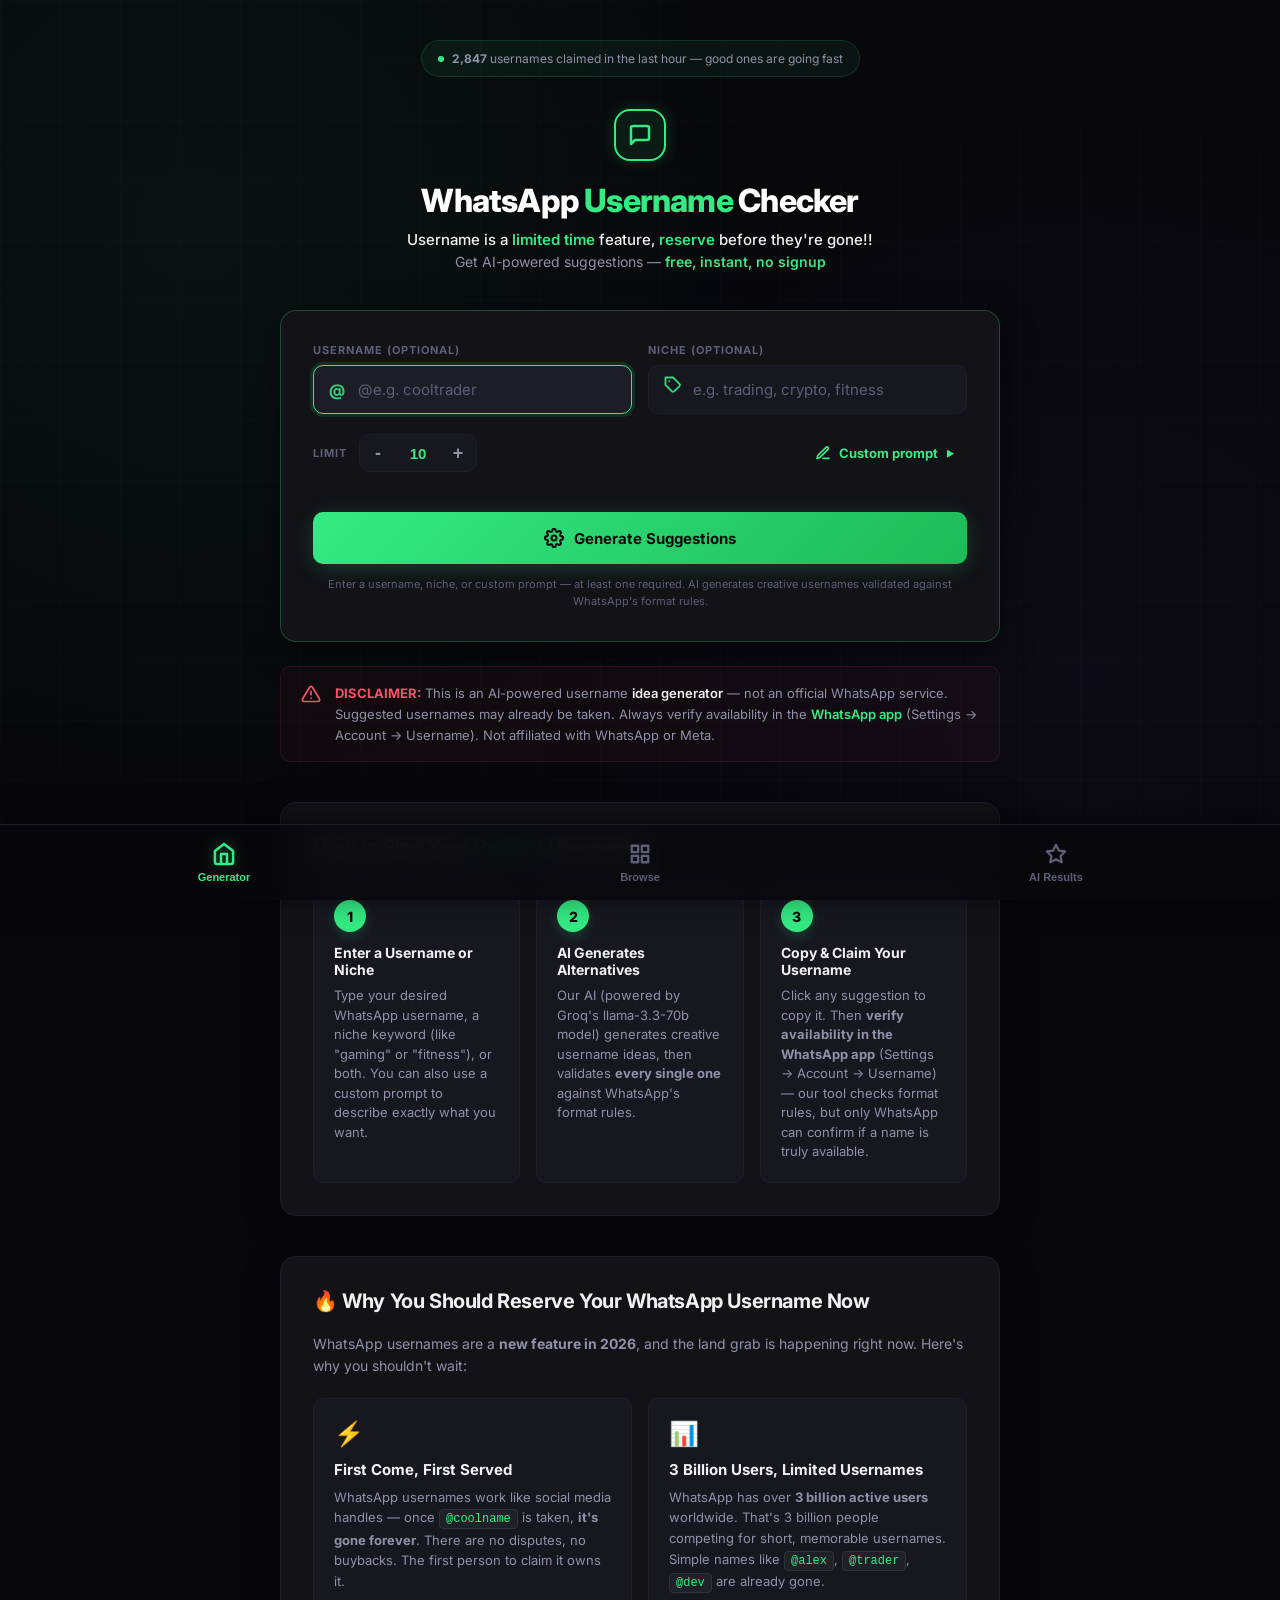
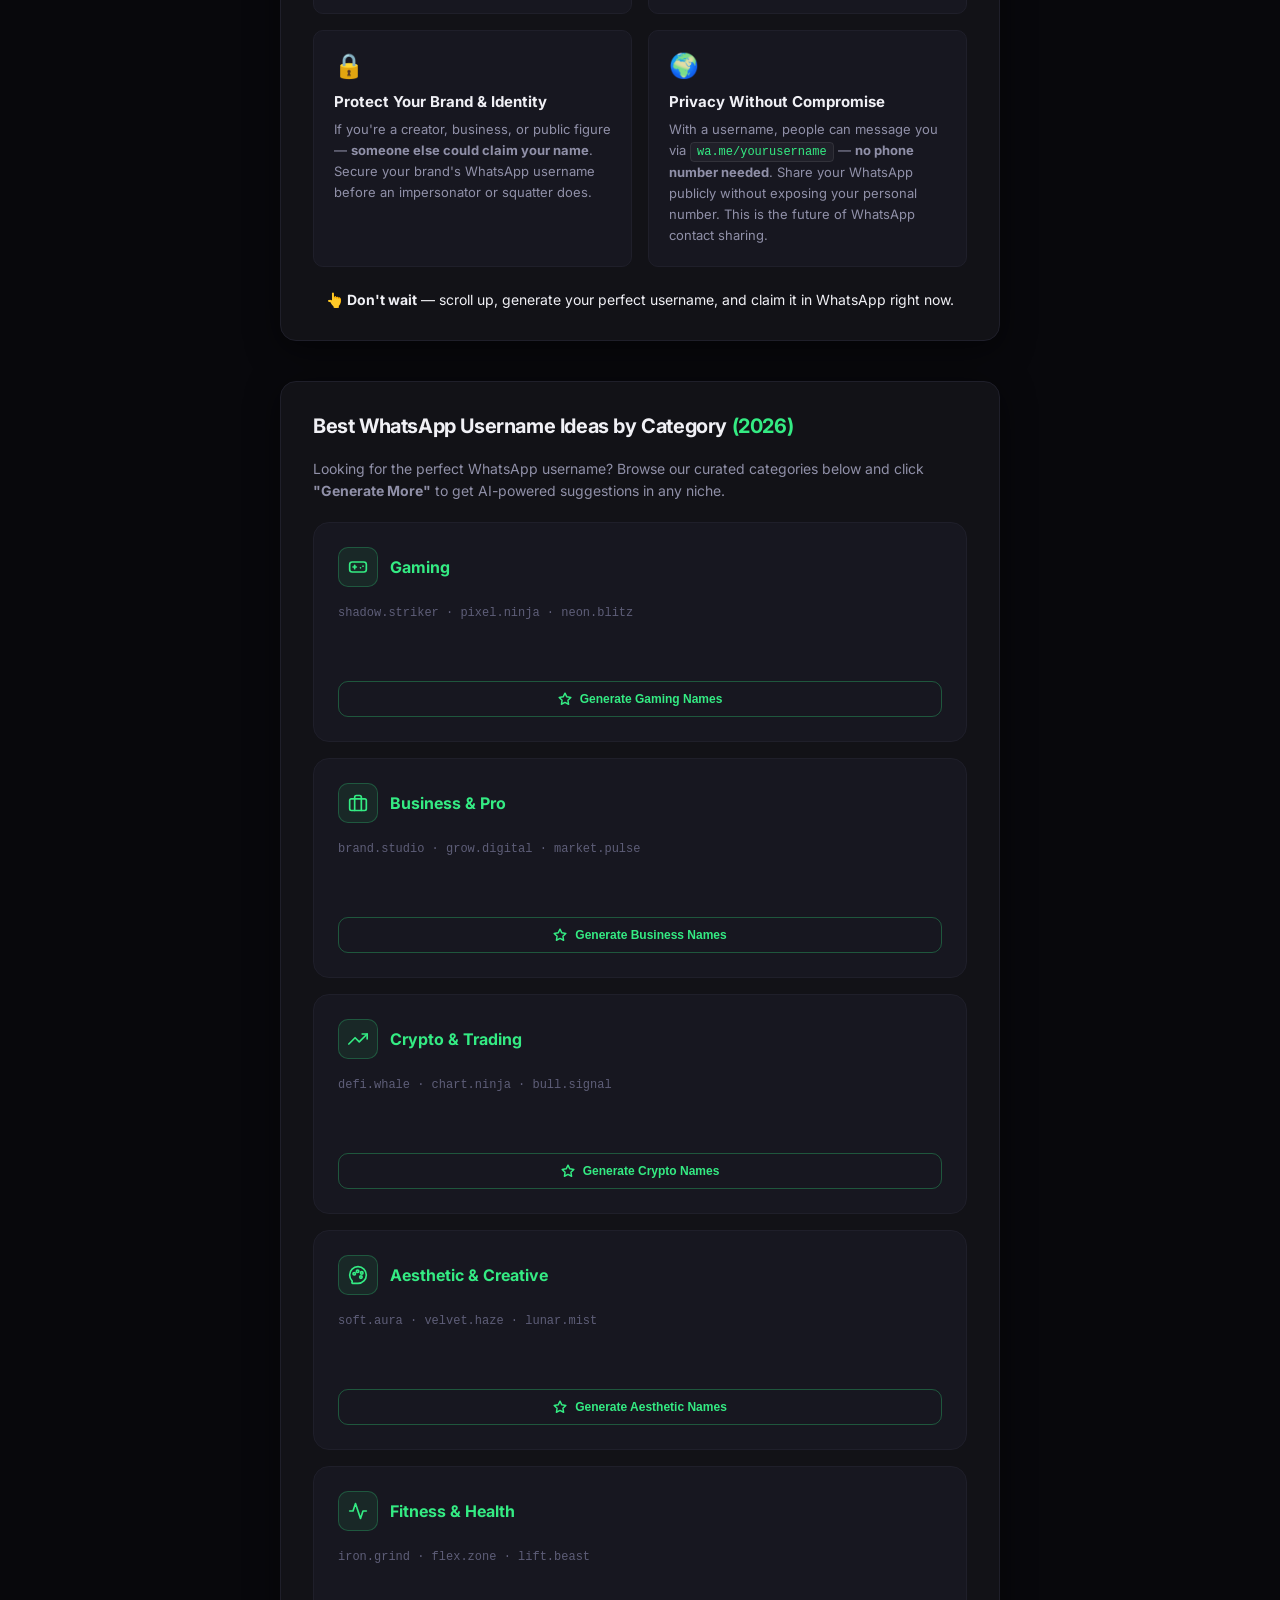
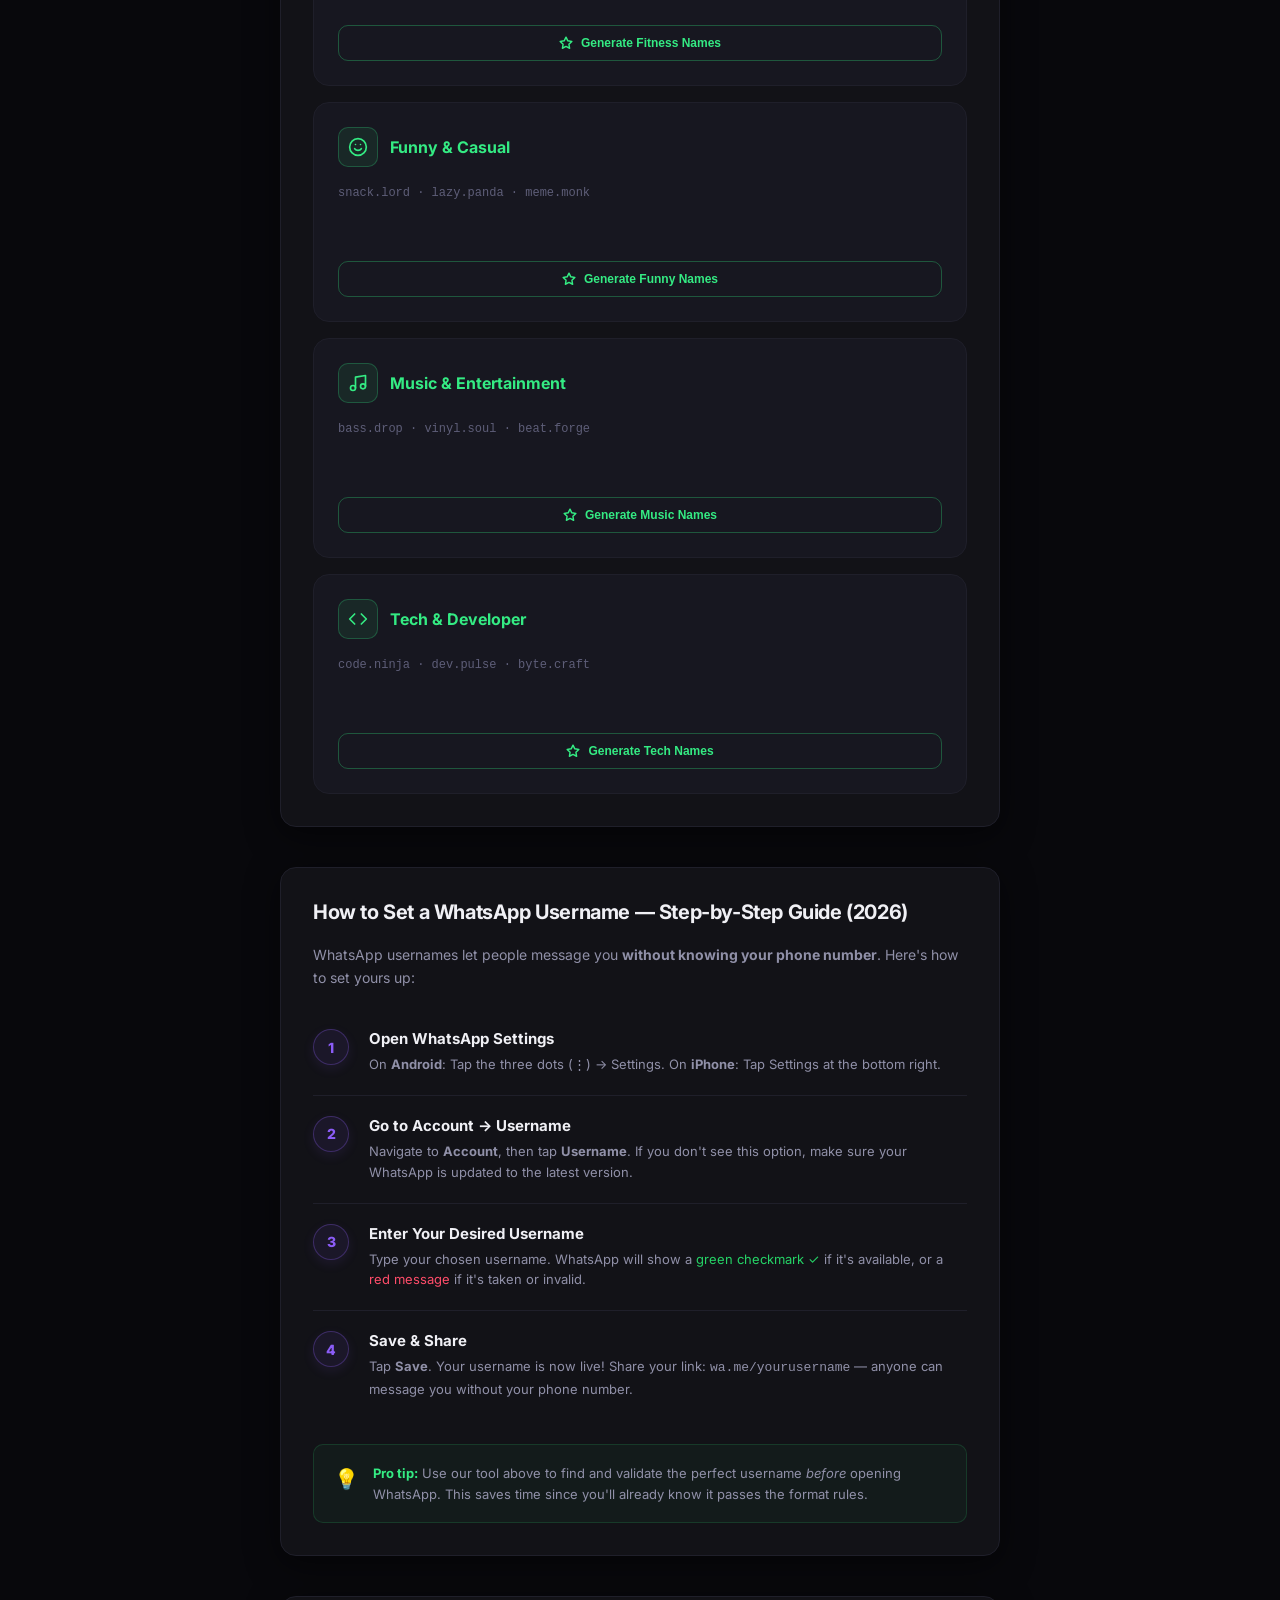
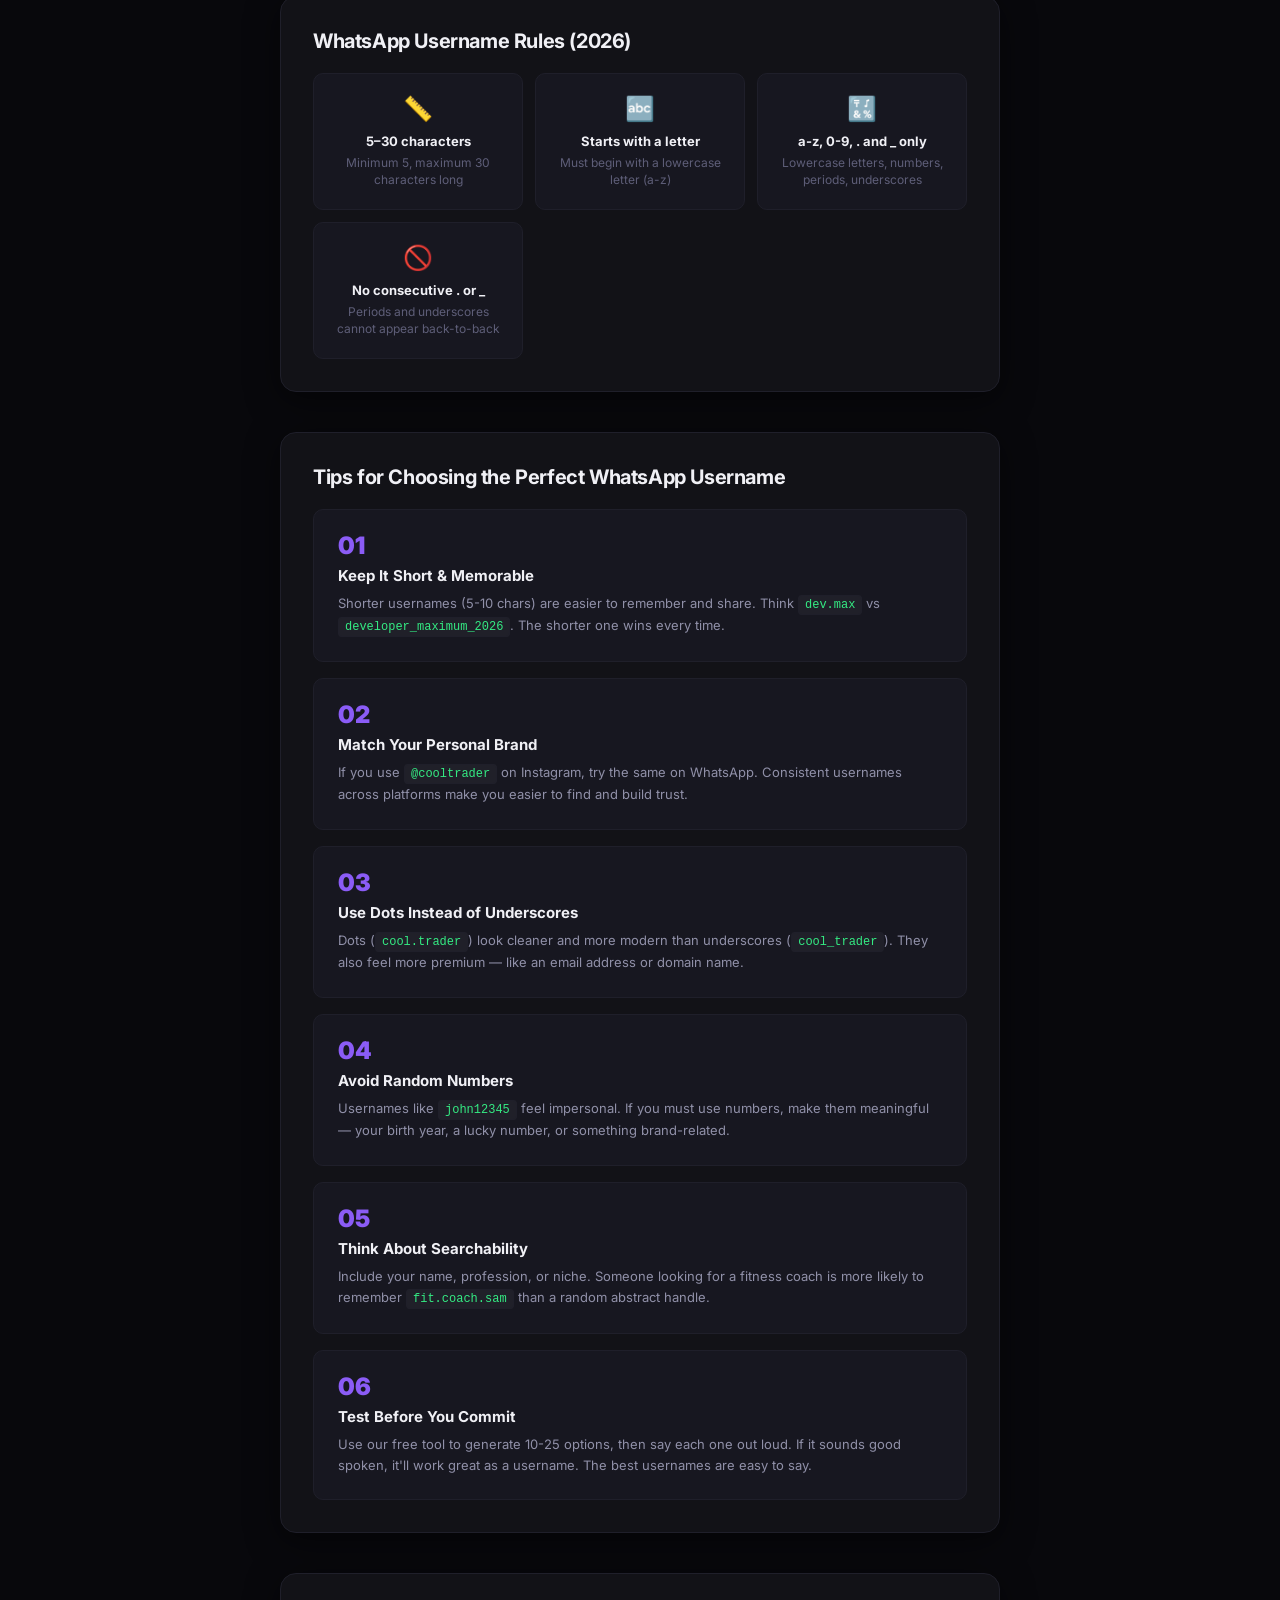
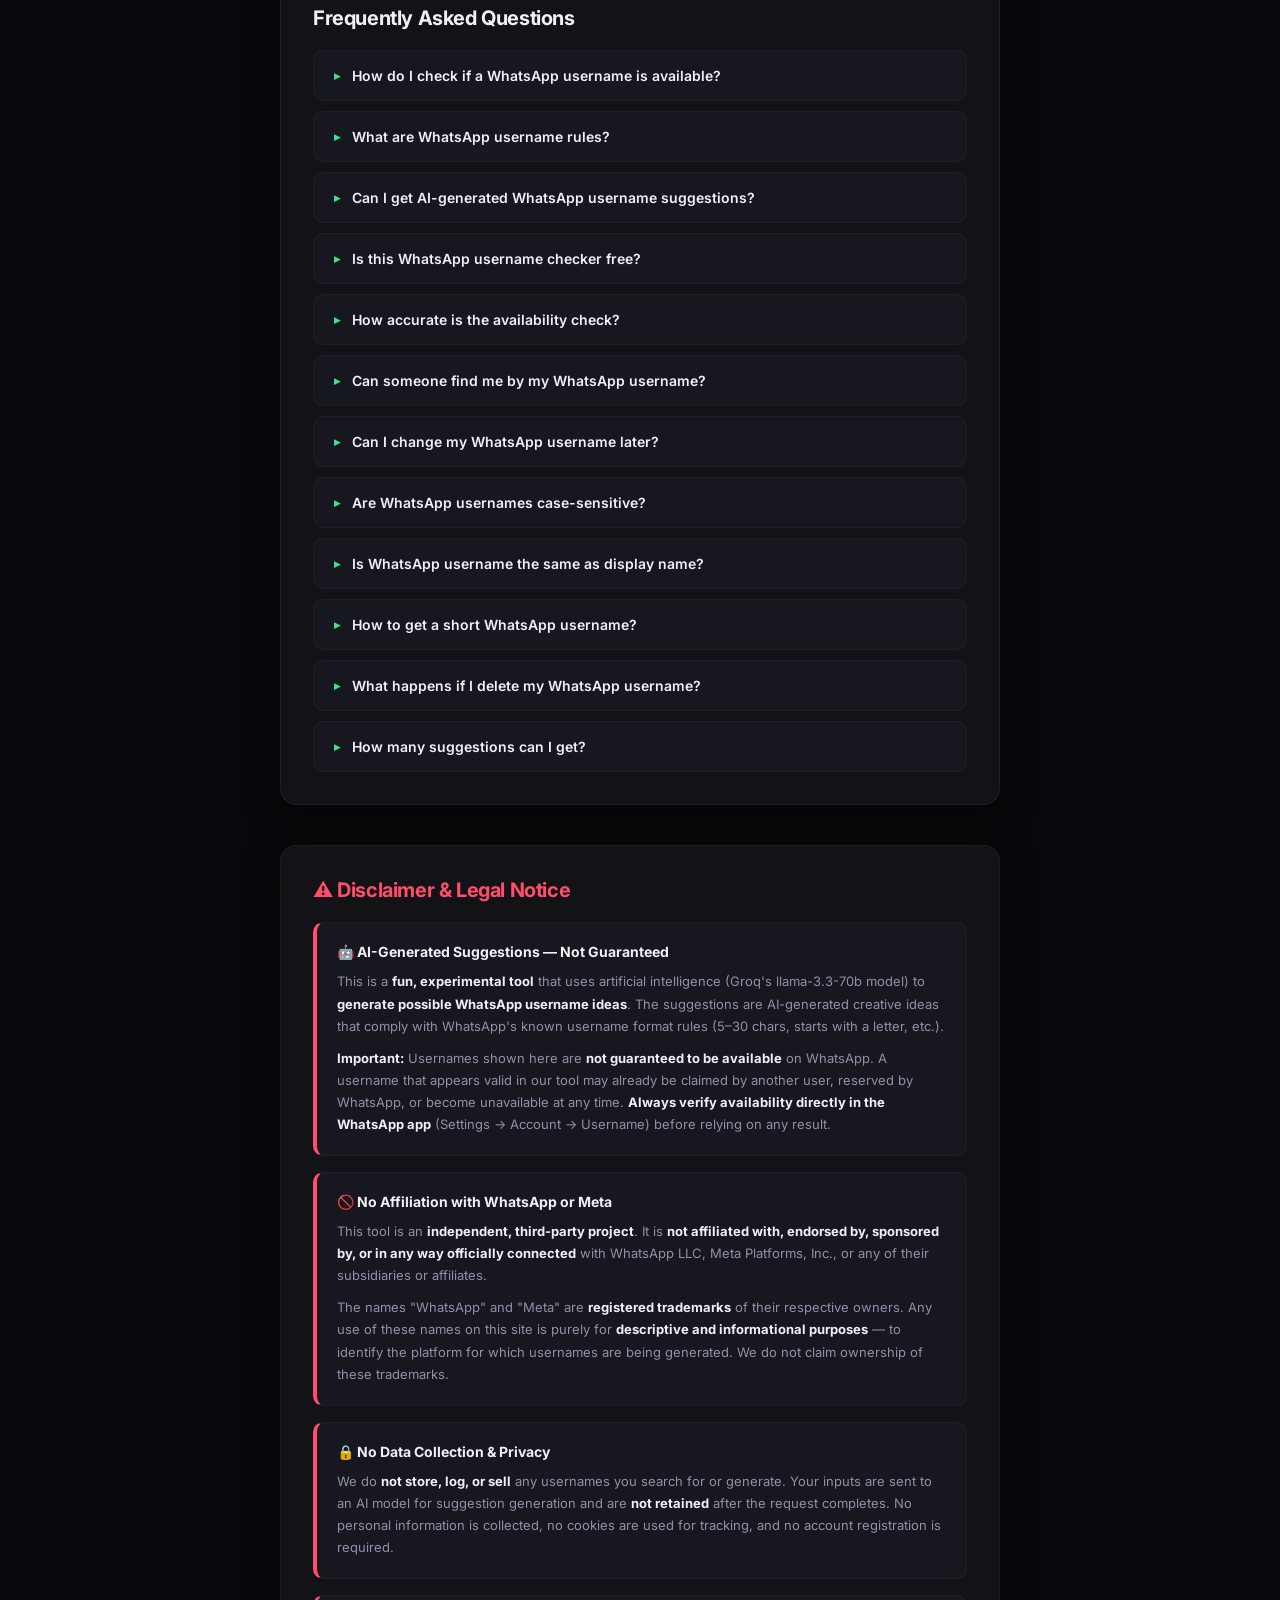
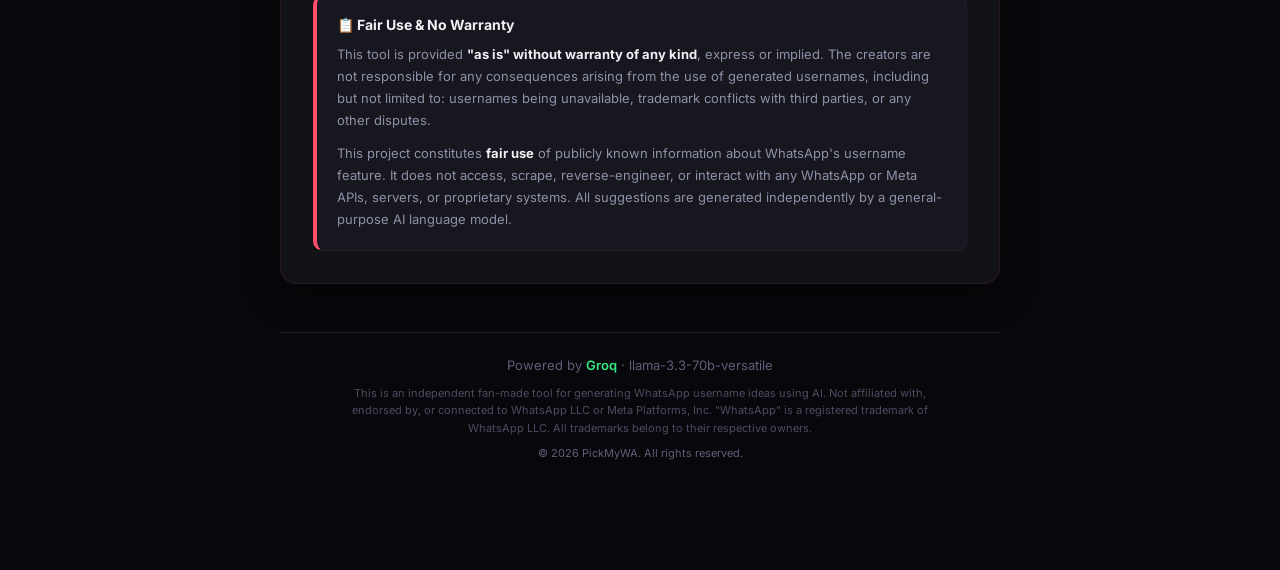
<file: static/index.html>
<!DOCTYPE html>
<html lang="en">

<head>
  <meta charset="UTF-8">
  <meta name="google-site-verification" content="wJw2yCWqJ7shIUDt9zBTDktPwxDSexCWklCpRC5Ib3A" />
  <meta name="msvalidate.01" content="4B49A5FEE0C79776DE9B8334429A2163" />
  <meta name="viewport" content="width=device-width, initial-scale=1.0">

  <!-- Primary SEO -->
  <title>WhatsApp Username Checker — Check Availability & Get AI Suggestions (Free)</title>
  <meta name="description"
    content="Free WhatsApp username checker tool. Instantly check if a WhatsApp username is available and get AI-powered alternative suggestions. Check availability, generate ideas by niche, and find the perfect handle.">
  <meta name="keywords"
    content="whatsapp username checker, check whatsapp username availability, whatsapp username generator, whatsapp username ideas, wa username check, whatsapp handle checker, whatsapp username suggestions, whatsapp username ideas for gaming, cool whatsapp usernames, aesthetic whatsapp username, how to set whatsapp username, whatsapp username 2026, reserve whatsapp username, claim whatsapp username, whatsapp username taken, best whatsapp usernames available, short whatsapp username">
  <meta name="author" content="PickMyWA">
  <meta name="robots" content="index, follow, max-snippet:-1, max-image-preview:large, max-video-preview:-1">
  <link rel="canonical" href="https://pickmywa.onrender.com/">

  <!-- Favicon -->
  <link rel="icon" type="image/png" href="/static/favicon.png">
  <link rel="apple-touch-icon" href="/static/favicon.png">

  <!-- Open Graph (Facebook, LinkedIn, Discord) -->
  <meta property="og:type" content="website">
  <meta property="og:title" content="WhatsApp Username Checker — Free AI-Powered Tool">
  <meta property="og:description"
    content="Check if a WhatsApp username is available and get AI-powered alternative suggestions instantly. Free, fast, and no signup required.">
  <meta property="og:image" content="https://pickmywa.onrender.com/static/og-image.png">
  <meta property="og:image:width" content="1200">
  <meta property="og:image:height" content="630">
  <meta property="og:url" content="https://pickmywa.onrender.com/">
  <meta property="og:site_name" content="PickMyWA — WhatsApp Username Checker">
  <meta property="og:locale" content="en_US">

  <!-- Twitter Card -->
  <meta name="twitter:card" content="summary_large_image">
  <meta name="twitter:title" content="WhatsApp Username Checker — Free AI-Powered Tool">
  <meta name="twitter:description"
    content="Check WhatsApp username availability instantly. AI-powered suggestions included. 100% free.">
  <meta name="twitter:image" content="https://pickmywa.onrender.com/static/og-image.png">



  <!-- Structured Data: WebApplication -->
  <script type="application/ld+json">
  {
    "@context": "https://schema.org",
    "@type": "WebApplication",
    "name": "WhatsApp Username Checker",
    "alternateName": "PickMyWA",
    "description": "Free tool to check WhatsApp username availability and generate AI-powered username suggestions by niche or custom prompt.",
    "url": "https://pickmywa.onrender.com/",
    "applicationCategory": "UtilitiesApplication",
    "operatingSystem": "Web",
    "browserRequirements": "Requires JavaScript",
    "offers": {
      "@type": "Offer",
      "price": "0",
      "priceCurrency": "USD"
    },
    "featureList": [
      "WhatsApp username format validation",
      "AI-powered username suggestions",
      "Niche-based username generation",
      "Custom prompt support",
      "Bulk username checking"
    ]
  }
  </script>

  <!-- Structured Data: HowTo (rich result eligible) -->
  <script type="application/ld+json">
  {
    "@context": "https://schema.org",
    "@type": "HowTo",
    "name": "How to Find Your Perfect WhatsApp Username",
    "description": "Use our free AI-powered tool to generate creative WhatsApp username ideas that comply with WhatsApp's format rules. Always verify actual availability in the WhatsApp app.",
    "totalTime": "PT30S",
    "step": [
      {
        "@type": "HowToStep",
        "position": 1,
        "name": "Enter a Username or Niche",
        "text": "Type your desired WhatsApp username, a niche keyword like gaming or fitness, or use a custom prompt to describe what kind of username you want."
      },
      {
        "@type": "HowToStep",
        "position": 2,
        "name": "Generate AI Suggestions",
        "text": "Click Generate Suggestions. Our AI (Groq llama-3.3-70b) creates creative username ideas validated against WhatsApp's format rules."
      },
      {
        "@type": "HowToStep",
        "position": 3,
        "name": "Copy Your Favorite",
        "text": "Browse the AI-generated suggestions and click any username to copy it. Then verify availability directly in the WhatsApp app (Settings > Account > Username) — only WhatsApp can confirm if a name is truly available."
      }
    ]
  }
  </script>

  <!-- Structured Data: FAQPage (targets Google "People Also Ask") -->
  <script type="application/ld+json">
  {
    "@context": "https://schema.org",
    "@type": "FAQPage",
    "mainEntity": [
      {
        "@type": "Question",
        "name": "How do I check if a WhatsApp username is available?",
        "acceptedAnswer": {
          "@type": "Answer",
          "text": "Enter your desired username in our free checker tool. It validates the username against WhatsApp's format rules instantly. For the most reliable availability check, also verify directly in the WhatsApp app under Settings > Account > Username."
        }
      },
      {
        "@type": "Question",
        "name": "What are WhatsApp username rules?",
        "acceptedAnswer": {
          "@type": "Answer",
          "text": "WhatsApp usernames must be 5-30 characters long, start with a letter, and can only contain lowercase letters (a-z), numbers (0-9), periods (.), and underscores (_). Consecutive periods or underscores are not allowed."
        }
      },
      {
        "@type": "Question",
        "name": "Can I get AI-generated WhatsApp username suggestions?",
        "acceptedAnswer": {
          "@type": "Answer",
          "text": "Yes! Our tool uses Groq's llama-3.3-70b AI model to generate creative username alternatives based on your input. You can provide a username, a niche (like gaming, crypto, fitness), or even a custom prompt describing what kind of handle you want."
        }
      },
      {
        "@type": "Question",
        "name": "Is this WhatsApp username checker free?",
        "acceptedAnswer": {
          "@type": "Answer",
          "text": "Yes, completely free. No signup, no login, no limits. Just enter a username or niche and get instant results with AI-powered suggestions."
        }
      },
      {
        "@type": "Question",
        "name": "How accurate is the WhatsApp username availability check?",
        "acceptedAnswer": {
          "@type": "Answer",
          "text": "Our tool validates usernames against WhatsApp's official format rules with 100% accuracy. However, WhatsApp does not provide a public API for checking if a specific username is already claimed. We recommend confirming availability directly in the WhatsApp app."
        }
      },
      {
        "@type": "Question",
        "name": "Can someone find me by my WhatsApp username?",
        "acceptedAnswer": {
          "@type": "Answer",
          "text": "Yes, once you set a WhatsApp username, people can find and message you using wa.me/yourusername without needing your phone number. This is one of the key benefits — it lets you share your WhatsApp contact without revealing your personal number."
        }
      },
      {
        "@type": "Question",
        "name": "Can I change my WhatsApp username later?",
        "acceptedAnswer": {
          "@type": "Answer",
          "text": "Yes, you can change your WhatsApp username at any time through Settings > Account > Username. However, once you release a username, someone else could claim it, so choose carefully."
        }
      },
      {
        "@type": "Question",
        "name": "Are WhatsApp usernames case-sensitive?",
        "acceptedAnswer": {
          "@type": "Answer",
          "text": "No, WhatsApp usernames are not case-sensitive. They are always stored in lowercase. Whether someone types @CoolTrader or @cooltrader, it leads to the same account."
        }
      },
      {
        "@type": "Question",
        "name": "Is WhatsApp username the same as display name?",
        "acceptedAnswer": {
          "@type": "Answer",
          "text": "No. Your display name is what your contacts see in chats (can contain any characters, spaces, emojis). Your username is a unique handle (like @cooltrader) that others can use to find you without your phone number. You can set both independently."
        }
      },
      {
        "@type": "Question",
        "name": "How to get a short WhatsApp username?",
        "acceptedAnswer": {
          "@type": "Answer",
          "text": "Short usernames (5-8 characters) are highly competitive. Tips: combine initials with a number (e.g., aj.dev), use abbreviations (e.g., nft.og), or try niche-specific short words. Our AI generator can help — just set a custom prompt like 'short 5-6 character usernames' to get creative short options."
        }
      },
      {
        "@type": "Question",
        "name": "What happens if I delete my WhatsApp username?",
        "acceptedAnswer": {
          "@type": "Answer",
          "text": "When you delete your WhatsApp username, the wa.me/username link stops working and people can no longer find you by that handle. The username becomes available for others to claim. You can always set a new username later."
        }
      }
    ]
  }
  </script>

  <!-- Performance & Mobile -->
  <meta name="theme-color" content="#0a0a0f">
  <link rel="alternate" hreflang="en" href="https://pickmywa.onrender.com/">

  <!-- DNS Prefetch & Preconnect -->
  <link rel="dns-prefetch" href="https://fonts.googleapis.com">
  <link rel="dns-prefetch" href="https://fonts.gstatic.com">
  <link rel="preconnect" href="https://fonts.googleapis.com">
  <link rel="preconnect" href="https://fonts.gstatic.com" crossorigin>
  <link rel="preload" href="/static/style.css" as="style">
  <link href="https://fonts.googleapis.com/css2?family=Inter:wght@300;400;500;600;700;800;900&display=swap"
    rel="stylesheet">
  <link rel="stylesheet" href="/static/style.css">
</head>

<body>

  <div class="bg-grid"></div>

  <main class="container">
    <!-- Urgency Ticker -->
    <div class="urgency-ticker">
      <span class="ticker-dot"></span>
      <span><strong id="claim-counter">2,847</strong> usernames claimed in the last hour — good ones are going
        fast</span>
    </div>

    <!-- Hero / Header -->
    <header class="header" id="generator-section">
      <div class="logo">
        <div class="logo-box">
          <svg class="logo-svg" viewBox="0 0 24 24" fill="none" stroke="currentColor" stroke-width="2.5" stroke-linecap="round" stroke-linejoin="round">
            <path d="M21 15a2 2 0 0 1-2 2H7l-4 4V5a2 2 0 0 1 2-2h14a2 2 0 0 1 2 2z"></path>
          </svg>
        </div>
      </div>
      <h1>WhatsApp <span class="text-highlight">Username</span> Checker</h1>
      <p class="sub-one">Username is a <span class="highlight-green">limited time</span> feature, <span class="highlight-green">reserve</span> before they're gone!!</p>
      <p class="sub-two">Get AI-powered suggestions — <span class="highlight-green">free, instant, no signup</span></p>
    </header>

    <!-- Tool Section -->
    <section class="search-card" aria-label="Username checker tool">
      <div class="input-row">
        <div class="input-group">
          <label for="username-input">USERNAME (OPTIONAL)</label>
          <span class="input-icon">@</span>
          <input type="text" id="username-input" placeholder="@e.g. cooltrader" autocomplete="off" spellcheck="false" autofocus>
        </div>
        <div class="input-group">
          <label for="niche-input">NICHE (OPTIONAL)</label>
          <span class="input-icon">
            <svg class="niche-svg-icon" viewBox="0 0 24 24" fill="none" stroke="currentColor" stroke-width="2.5" stroke-linecap="round" stroke-linejoin="round">
              <path d="M20.59 13.41l-7.17 7.17a2 2 0 0 1-2.83 0L2 12V2h10l8.59 8.59a2 2 0 0 1 0 2.82z"></path>
              <line x1="7" y1="7" x2="7.01" y2="7"></line>
            </svg>
          </span>
          <input type="text" id="niche-input" placeholder="e.g. trading, crypto, fitness" autocomplete="off">
        </div>
      </div>

      <div class="options-row">
        <div class="limit-wrapper">
          <label>LIMIT</label>
          <div class="stepper">
            <button type="button" class="stepper-btn minus" onclick="stepLimit(-1)">-</button>
            <input type="number" id="limit-input" value="10" min="1" max="25" step="1" readonly>
            <button type="button" class="stepper-btn plus" onclick="stepLimit(1)">+</button>
          </div>
        </div>
        <button type="button" class="prompt-toggle-btn" id="prompt-toggle" onclick="togglePrompt()">
          <svg class="prompt-icon" viewBox="0 0 24 24" fill="none" stroke="currentColor" stroke-width="2.5" stroke-linecap="round" stroke-linejoin="round">
            <path d="M12 20h9"></path>
            <path d="M16.5 3.5a2.121 2.121 0 0 1 3 3L7 19l-4 1 1-4L16.5 3.5z"></path>
          </svg>
          <span>Custom prompt</span>
          <span class="arrow">▶</span>
        </button>
      </div>

      <div class="prompt-box" id="prompt-box">
        <textarea id="prompt-input"
          placeholder="e.g. I want short gaming usernames with numbers, football related, dark aesthetic..."
          rows="2"></textarea>
      </div>

      <button class="btn" id="check-btn" onclick="doCheck()">
        <svg class="btn-icon" viewBox="0 0 24 24" fill="none" stroke="currentColor" stroke-width="2.5" stroke-linecap="round" stroke-linejoin="round">
          <circle cx="12" cy="12" r="3"></circle>
          <path d="M19.4 15a1.65 1.65 0 0 0 .33 1.82l.06.06a2 2 0 1 1-2.83 2.83l-.06-.06a1.65 1.65 0 0 0-1.82-.33 1.65 1.65 0 0 0-1 1.51V21a2 2 0 0 1-4 0v-.09A1.65 1.65 0 0 0 9 19.4a1.65 1.65 0 0 0-1.82.33l-.06.06a2 2 0 1 1-2.83-2.83l.06-.06a1.65 1.65 0 0 0 .33-1.82 1.65 1.65 0 0 0-1.51-1H3a2 2 0 0 1 0-4h.09A1.65 1.65 0 0 0 4.6 9a1.65 1.65 0 0 0-.33-1.82l-.06-.06a2 2 0 1 1 2.83-2.83l.06.06a1.65 1.65 0 0 0 1.82.33H9a1.65 1.65 0 0 0 1-1.51V3a2 2 0 0 1 4 0v.09a1.65 1.65 0 0 0 1 1.51 1.65 1.65 0 0 0 1.82-.33l.06-.06a2 2 0 1 1 2.83 2.83l-.06.06a1.65 1.65 0 0 0-.33 1.82V9a1.65 1.65 0 0 0 1.51 1H21a2 2 0 0 1 0 4h-.09a1.65 1.65 0 0 0-1.51 1z"></path>
        </svg>
        <span class="btn-text">Generate Suggestions</span>
      </button>
      <p class="hint">Enter a username, niche, or custom prompt — at least one required. AI generates creative usernames
        validated against WhatsApp's format rules.</p>
    </section>

    <!-- Results (JS-rendered) -->
    <div id="result-area"></div>

    <!-- Inline disclaimer after results -->
    <div class="inline-disclaimer">
      <svg class="disclaimer-icon" viewBox="0 0 24 24" fill="none" stroke="currentColor" stroke-width="2" stroke-linecap="round" stroke-linejoin="round">
        <path d="M10.29 3.86L1.82 18a2 2 0 0 0 1.71 3h16.94a2 2 0 0 0 1.71-3L13.71 3.86a2 2 0 0 0-3.42 0z"></path>
        <line x1="12" y1="9" x2="12" y2="13"></line>
        <line x1="12" y1="17" x2="12.01" y2="17"></line>
      </svg>
      <div>
        <strong>DISCLAIMER:</strong> This is an AI-powered username <em>idea generator</em> — not an official
        WhatsApp service. Suggested usernames may already be taken. Always verify availability in the <span class="green-highlight-text">WhatsApp
          app</span> (Settings &rarr; Account &rarr; Username). Not affiliated with WhatsApp or Meta.
      </div>
    </div>

    <!-- SEO Content: How It Works -->
    <section class="seo-section" aria-label="How it works">
      <h2>How to Find Your <span class="text-highlight">Perfect</span> Username</h2>
      <div class="seo-steps">
        <div class="seo-step">
          <div class="step-num">1</div>
          <h3>Enter a Username or Niche</h3>
          <p>Type your desired WhatsApp username, a niche keyword (like "gaming" or "fitness"), or both. You can also
            use a custom prompt to describe exactly what you want.</p>
        </div>
        <div class="seo-step">
          <div class="step-num">2</div>
          <h3>AI Generates Alternatives</h3>
          <p>Our AI (powered by Groq's llama-3.3-70b model) generates creative username ideas, then validates
            <strong>every single one</strong> against WhatsApp's format rules.</p>
        </div>
        <div class="seo-step">
          <div class="step-num">3</div>
          <h3>Copy & Claim Your Username</h3>
          <p>Click any suggestion to copy it. Then <strong>verify availability in the WhatsApp app</strong> (Settings →
            Account → Username) — our tool checks format rules, but only WhatsApp can confirm if a name is truly
            available.</p>
        </div>
      </div>
    </section>

    <!-- SEO Content: Why Reserve Now (Urgency + Keywords) -->
    <section class="seo-section urgency-section" aria-label="Why reserve your WhatsApp username now">
      <h2>🔥 Why You Should Reserve Your WhatsApp Username Now</h2>
      <p class="section-intro">WhatsApp usernames are a <strong>new feature in 2026</strong>, and the land grab is
        happening right now. Here's why you shouldn't wait:</p>

      <div class="urgency-grid">
        <div class="urgency-card">
          <span class="urgency-card-icon">⚡</span>
          <h3>First Come, First Served</h3>
          <p>WhatsApp usernames work like social media handles — once <code>@coolname</code> is taken, <strong>it's gone
              forever</strong>. There are no disputes, no buybacks. The first person to claim it owns it.</p>
        </div>
        <div class="urgency-card">
          <span class="urgency-card-icon">📊</span>
          <h3>3 Billion Users, Limited Usernames</h3>
          <p>WhatsApp has over <strong>3 billion active users</strong> worldwide. That's 3 billion people competing for
            short, memorable usernames. Simple names like <code>@alex</code>, <code>@trader</code>, <code>@dev</code>
            are already gone.</p>
        </div>
        <div class="urgency-card">
          <span class="urgency-card-icon">🔒</span>
          <h3>Protect Your Brand & Identity</h3>
          <p>If you're a creator, business, or public figure — <strong>someone else could claim your name</strong>.
            Secure your brand's WhatsApp username before an impersonator or squatter does.</p>
        </div>
        <div class="urgency-card">
          <span class="urgency-card-icon">🌍</span>
          <h3>Privacy Without Compromise</h3>
          <p>With a username, people can message you via <code>wa.me/yourusername</code> — <strong>no phone number
              needed</strong>. Share your WhatsApp publicly without exposing your personal number. This is the future of
            WhatsApp contact sharing.</p>
        </div>
      </div>

      <div class="urgency-cta">
        <p>👆 <strong>Don't wait</strong> — scroll up, generate your perfect username, and claim it in WhatsApp right
          now.</p>
      </div>
    </section>

    <!-- SEO Content: Username Ideas by Category (Interactive) -->
    <section class="seo-section category-section" aria-label="WhatsApp username ideas by category" id="browse-section">
      <h2>Best WhatsApp Username Ideas by Category <span class="text-highlight">(2026)</span></h2>
      <p class="section-intro">Looking for the perfect WhatsApp username? Browse our curated categories below and click
        <strong>"Generate More"</strong> to get AI-powered suggestions in any niche.</p>

      <div class="category-grid">
        <!-- Card 1: Gaming -->
        <div class="category-card">
          <div class="category-header">
            <div class="category-icon-box">
              <svg viewBox="0 0 24 24" fill="none" stroke="currentColor" stroke-width="2" stroke-linecap="round" stroke-linejoin="round">
                <line x1="6" y1="12" x2="10" y2="12"></line>
                <line x1="8" y1="10" x2="8" y2="14"></line>
                <line x1="15" y1="13" x2="15.01" y2="13"></line>
                <line x1="18" y1="11" x2="18.01" y2="11"></line>
                <rect x="2" y="6" width="20" height="12" rx="3"></rect>
              </svg>
            </div>
            <h3>Gaming</h3>
          </div>
          <div class="category-examples">
            <div>shadow.striker · pixel.ninja · neon.blitz</div>
          </div>
          <button class="category-btn" onclick="fillNiche('gaming')">
            <svg class="btn-spark-icon" viewBox="0 0 24 24" fill="none" stroke="currentColor" stroke-width="2.5" stroke-linecap="round" stroke-linejoin="round">
              <polygon points="12 2 15.09 8.26 22 9.27 17 14.14 18.18 21.02 12 17.77 5.82 21.02 7 14.14 2 9.27 8.91 8.26 12 2"></polygon>
            </svg>
            Generate Gaming Names
          </button>
        </div>

        <!-- Card 2: Business -->
        <div class="category-card">
          <div class="category-header">
            <div class="category-icon-box">
              <svg viewBox="0 0 24 24" fill="none" stroke="currentColor" stroke-width="2" stroke-linecap="round" stroke-linejoin="round">
                <rect x="2" y="7" width="20" height="14" rx="2" ry="2"></rect>
                <path d="M16 21V5a2 2 0 0 0-2-2h-4a2 2 0 0 0-2 2v16"></path>
              </svg>
            </div>
            <h3>Business & Pro</h3>
          </div>
          <div class="category-examples">
            <div>brand.studio · grow.digital · market.pulse</div>
          </div>
          <button class="category-btn" onclick="fillNiche('business professional')">
            <svg class="btn-spark-icon" viewBox="0 0 24 24" fill="none" stroke="currentColor" stroke-width="2.5" stroke-linecap="round" stroke-linejoin="round">
              <polygon points="12 2 15.09 8.26 22 9.27 17 14.14 18.18 21.02 12 17.77 5.82 21.02 7 14.14 2 9.27 8.91 8.26 12 2"></polygon>
            </svg>
            Generate Business Names
          </button>
        </div>

        <!-- Card 3: Crypto -->
        <div class="category-card">
          <div class="category-header">
            <div class="category-icon-box">
              <svg viewBox="0 0 24 24" fill="none" stroke="currentColor" stroke-width="2" stroke-linecap="round" stroke-linejoin="round">
                <polyline points="23 6 13.5 15.5 8.5 10.5 1 18"></polyline>
                <polyline points="17 6 23 6 23 12"></polyline>
              </svg>
            </div>
            <h3>Crypto & Trading</h3>
          </div>
          <div class="category-examples">
            <div>defi.whale · chart.ninja · bull.signal</div>
          </div>
          <button class="category-btn" onclick="fillNiche('crypto trading finance')">
            <svg class="btn-spark-icon" viewBox="0 0 24 24" fill="none" stroke="currentColor" stroke-width="2.5" stroke-linecap="round" stroke-linejoin="round">
              <polygon points="12 2 15.09 8.26 22 9.27 17 14.14 18.18 21.02 12 17.77 5.82 21.02 7 14.14 2 9.27 8.91 8.26 12 2"></polygon>
            </svg>
            Generate Crypto Names
          </button>
        </div>

        <!-- Card 4: Aesthetic -->
        <div class="category-card">
          <div class="category-header">
            <div class="category-icon-box">
              <svg viewBox="0 0 24 24" fill="none" stroke="currentColor" stroke-width="2" stroke-linecap="round" stroke-linejoin="round">
                <path d="M12 22C17.5228 22 22 17.5228 22 12C22 6.47715 17.5228 2 12 2C6.47715 2 2 6.47715 2 12C2 14.7255 3.09032 17.1962 4.85857 19C5.03347 19.1749 5.0999 19.4283 5.02403 19.6646C4.8528 20.1983 4.75704 20.7616 4.75704 21.3432C4.75704 21.706 5.05108 22 5.41382 22H12Z"></path>
                <circle cx="7.5" cy="10.5" r="1.5"></circle>
                <circle cx="11.5" cy="7.5" r="1.5"></circle>
                <circle cx="16.5" cy="9.5" r="1.5"></circle>
                <circle cx="15.5" cy="14.5" r="1.5"></circle>
              </svg>
            </div>
            <h3>Aesthetic & Creative</h3>
          </div>
          <div class="category-examples">
            <div>soft.aura · velvet.haze · lunar.mist</div>
          </div>
          <button class="category-btn" onclick="fillNiche('aesthetic creative artistic')">
            <svg class="btn-spark-icon" viewBox="0 0 24 24" fill="none" stroke="currentColor" stroke-width="2.5" stroke-linecap="round" stroke-linejoin="round">
              <polygon points="12 2 15.09 8.26 22 9.27 17 14.14 18.18 21.02 12 17.77 5.82 21.02 7 14.14 2 9.27 8.91 8.26 12 2"></polygon>
            </svg>
            Generate Aesthetic Names
          </button>
        </div>

        <!-- Card 5: Fitness -->
        <div class="category-card">
          <div class="category-header">
            <div class="category-icon-box">
              <svg viewBox="0 0 24 24" fill="none" stroke="currentColor" stroke-width="2" stroke-linecap="round" stroke-linejoin="round">
                <path d="M22 12h-4l-3 9L9 3l-3 9H2"></path>
              </svg>
            </div>
            <h3>Fitness & Health</h3>
          </div>
          <div class="category-examples">
            <div>iron.grind · flex.zone · lift.beast</div>
          </div>
          <button class="category-btn" onclick="fillNiche('fitness gym health')">
            <svg class="btn-spark-icon" viewBox="0 0 24 24" fill="none" stroke="currentColor" stroke-width="2.5" stroke-linecap="round" stroke-linejoin="round">
              <polygon points="12 2 15.09 8.26 22 9.27 17 14.14 18.18 21.02 12 17.77 5.82 21.02 7 14.14 2 9.27 8.91 8.26 12 2"></polygon>
            </svg>
            Generate Fitness Names
          </button>
        </div>

        <!-- Card 6: Funny -->
        <div class="category-card">
          <div class="category-header">
            <div class="category-icon-box">
              <svg viewBox="0 0 24 24" fill="none" stroke="currentColor" stroke-width="2" stroke-linecap="round" stroke-linejoin="round">
                <circle cx="12" cy="12" r="10"></circle>
                <path d="M8 14s1.5 2 4 2 4-2 4-2"></path>
                <line x1="9" y1="9" x2="9.01" y2="9"></line>
                <line x1="15" y1="9" x2="15.01" y2="9"></line>
              </svg>
            </div>
            <h3>Funny & Casual</h3>
          </div>
          <div class="category-examples">
            <div>snack.lord · lazy.panda · meme.monk</div>
          </div>
          <button class="category-btn" onclick="fillNiche('funny meme casual humorous')">
            <svg class="btn-spark-icon" viewBox="0 0 24 24" fill="none" stroke="currentColor" stroke-width="2.5" stroke-linecap="round" stroke-linejoin="round">
              <polygon points="12 2 15.09 8.26 22 9.27 17 14.14 18.18 21.02 12 17.77 5.82 21.02 7 14.14 2 9.27 8.91 8.26 12 2"></polygon>
            </svg>
            Generate Funny Names
          </button>
        </div>

        <!-- Card 7: Music -->
        <div class="category-card">
          <div class="category-header">
            <div class="category-icon-box">
              <svg viewBox="0 0 24 24" fill="none" stroke="currentColor" stroke-width="2" stroke-linecap="round" stroke-linejoin="round">
                <path d="M9 18V5l12-2v13"></path>
                <circle cx="6" cy="18" r="3"></circle>
                <circle cx="18" cy="16" r="3"></circle>
              </svg>
            </div>
            <h3>Music & Entertainment</h3>
          </div>
          <div class="category-examples">
            <div>bass.drop · vinyl.soul · beat.forge</div>
          </div>
          <button class="category-btn" onclick="fillNiche('music entertainment')">
            <svg class="btn-spark-icon" viewBox="0 0 24 24" fill="none" stroke="currentColor" stroke-width="2.5" stroke-linecap="round" stroke-linejoin="round">
              <polygon points="12 2 15.09 8.26 22 9.27 17 14.14 18.18 21.02 12 17.77 5.82 21.02 7 14.14 2 9.27 8.91 8.26 12 2"></polygon>
            </svg>
            Generate Music Names
          </button>
        </div>

        <!-- Card 8: Tech -->
        <div class="category-card">
          <div class="category-header">
            <div class="category-icon-box">
              <svg viewBox="0 0 24 24" fill="none" stroke="currentColor" stroke-width="2" stroke-linecap="round" stroke-linejoin="round">
                <polyline points="16 18 22 12 16 6"></polyline>
                <polyline points="8 6 2 12 8 18"></polyline>
              </svg>
            </div>
            <h3>Tech & Developer</h3>
          </div>
          <div class="category-examples">
            <div>code.ninja · dev.pulse · byte.craft</div>
          </div>
          <button class="category-btn" onclick="fillNiche('tech developer coding programmer')">
            <svg class="btn-spark-icon" viewBox="0 0 24 24" fill="none" stroke="currentColor" stroke-width="2.5" stroke-linecap="round" stroke-linejoin="round">
              <polygon points="12 2 15.09 8.26 22 9.27 17 14.14 18.18 21.02 12 17.77 5.82 21.02 7 14.14 2 9.27 8.91 8.26 12 2"></polygon>
            </svg>
            Generate Tech Names
          </button>
        </div>
      </div>
    </section>

    <!-- SEO Content: How to Set a WhatsApp Username -->
    <section class="seo-section guide-section" aria-label="How to set a WhatsApp username">
      <h2>How to Set a WhatsApp Username — Step-by-Step Guide (2026)</h2>
      <p class="section-intro">WhatsApp usernames let people message you <strong>without knowing your phone
          number</strong>. Here's how to set yours up:</p>

      <div class="guide-steps">
        <div class="guide-step">
          <div class="guide-step-num">1</div>
          <div class="guide-step-content">
            <h3>Open WhatsApp Settings</h3>
            <p>On <strong>Android</strong>: Tap the three dots (⋮) → Settings. On <strong>iPhone</strong>: Tap Settings
              at the bottom right.</p>
          </div>
        </div>
        <div class="guide-step">
          <div class="guide-step-num">2</div>
          <div class="guide-step-content">
            <h3>Go to Account → Username</h3>
            <p>Navigate to <strong>Account</strong>, then tap <strong>Username</strong>. If you don't see this option,
              make sure your WhatsApp is updated to the latest version.</p>
          </div>
        </div>
        <div class="guide-step">
          <div class="guide-step-num">3</div>
          <div class="guide-step-content">
            <h3>Enter Your Desired Username</h3>
            <p>Type your chosen username. WhatsApp will show a <span style="color:#25d366">green checkmark ✓</span> if
              it's available, or a <span style="color:#ff4d6a">red message</span> if it's taken or invalid.</p>
          </div>
        </div>
        <div class="guide-step">
          <div class="guide-step-num">4</div>
          <div class="guide-step-content">
            <h3>Save & Share</h3>
            <p>Tap <strong>Save</strong>. Your username is now live! Share your link: <code>wa.me/yourusername</code> —
              anyone can message you without your phone number.</p>
          </div>
        </div>
      </div>

      <div class="guide-callout">
        <span class="callout-icon">💡</span>
        <div>
          <strong>Pro tip:</strong> Use our tool above to find and validate the perfect username <em>before</em> opening
          WhatsApp. This saves time since you'll already know it passes the format rules.
        </div>
      </div>
    </section>

    <!-- SEO Content: Username Rules -->
    <section class="seo-section" aria-label="WhatsApp username rules">
      <h2>WhatsApp Username Rules (2026)</h2>
      <div class="rules-grid">
        <div class="rule-card">
          <span class="rule-icon">📏</span>
          <strong>5–30 characters</strong>
          <p>Minimum 5, maximum 30 characters long</p>
        </div>
        <div class="rule-card">
          <span class="rule-icon">🔤</span>
          <strong>Starts with a letter</strong>
          <p>Must begin with a lowercase letter (a-z)</p>
        </div>
        <div class="rule-card">
          <span class="rule-icon">🔣</span>
          <strong>a-z, 0-9, . and _ only</strong>
          <p>Lowercase letters, numbers, periods, underscores</p>
        </div>
        <div class="rule-card">
          <span class="rule-icon">🚫</span>
          <strong>No consecutive . or _</strong>
          <p>Periods and underscores cannot appear back-to-back</p>
        </div>
      </div>
    </section>

    <!-- SEO Content: Tips -->
    <section class="seo-section tips-section" aria-label="Tips for choosing a WhatsApp username">
      <h2>Tips for Choosing the Perfect WhatsApp Username</h2>
      <div class="tips-grid">
        <div class="tip-card">
          <span class="tip-num">01</span>
          <h3>Keep It Short & Memorable</h3>
          <p>Shorter usernames (5-10 chars) are easier to remember and share. Think <code>dev.max</code> vs
            <code>developer_maximum_2026</code>. The shorter one wins every time.</p>
        </div>
        <div class="tip-card">
          <span class="tip-num">02</span>
          <h3>Match Your Personal Brand</h3>
          <p>If you use <code>@cooltrader</code> on Instagram, try the same on WhatsApp. Consistent usernames across
            platforms make you easier to find and build trust.</p>
        </div>
        <div class="tip-card">
          <span class="tip-num">03</span>
          <h3>Use Dots Instead of Underscores</h3>
          <p>Dots (<code>cool.trader</code>) look cleaner and more modern than underscores (<code>cool_trader</code>).
            They also feel more premium — like an email address or domain name.</p>
        </div>
        <div class="tip-card">
          <span class="tip-num">04</span>
          <h3>Avoid Random Numbers</h3>
          <p>Usernames like <code>john12345</code> feel impersonal. If you must use numbers, make them meaningful — your
            birth year, a lucky number, or something brand-related.</p>
        </div>
        <div class="tip-card">
          <span class="tip-num">05</span>
          <h3>Think About Searchability</h3>
          <p>Include your name, profession, or niche. Someone looking for a fitness coach is more likely to remember
            <code>fit.coach.sam</code> than a random abstract handle.</p>
        </div>
        <div class="tip-card">
          <span class="tip-num">06</span>
          <h3>Test Before You Commit</h3>
          <p>Use our free tool to generate 10-25 options, then say each one out loud. If it sounds good spoken, it'll
            work great as a username. The best usernames are easy to say.</p>
        </div>
      </div>
    </section>

    <!-- SEO Content: FAQ -->
    <section class="seo-section" aria-label="Frequently asked questions">
      <h2>Frequently Asked Questions</h2>
      <div class="faq-list">
        <details class="faq-item">
          <summary>How do I check if a WhatsApp username is available?</summary>
          <p>Enter your desired username in the checker tool above. It validates the username against WhatsApp's format
            rules instantly. For the most reliable availability check, also verify directly in the WhatsApp app under
            Settings → Account → Username.</p>
        </details>
        <details class="faq-item">
          <summary>What are WhatsApp username rules?</summary>
          <p>WhatsApp usernames must be 5–30 characters long, start with a letter, and can only contain lowercase
            letters (a-z), numbers (0-9), periods (.), and underscores (_). Consecutive periods or underscores are not
            allowed.</p>
        </details>
        <details class="faq-item">
          <summary>Can I get AI-generated WhatsApp username suggestions?</summary>
          <p>Yes! Our tool uses Groq's llama-3.3-70b AI model to generate creative username alternatives based on your
            input. You can provide a username, a niche (like gaming, crypto, fitness), or even a custom prompt
            describing what kind of handle you want.</p>
        </details>
        <details class="faq-item">
          <summary>Is this WhatsApp username checker free?</summary>
          <p>Yes, completely free. No signup, no login, no limits. Just enter a username or niche and get instant
            results with AI-powered suggestions.</p>
        </details>
        <details class="faq-item">
          <summary>How accurate is the availability check?</summary>
          <p>Our tool validates usernames against WhatsApp's official format rules with 100% accuracy. However, WhatsApp
            does not provide a public API for checking if a specific username is already claimed. We recommend
            confirming availability directly in the WhatsApp app.</p>
        </details>
        <details class="faq-item">
          <summary>Can someone find me by my WhatsApp username?</summary>
          <p>Yes! Once you set a WhatsApp username, people can find and message you using
            <code>wa.me/yourusername</code> without needing your phone number. This is one of the key benefits — it lets
            you share your WhatsApp contact without revealing your personal number.</p>
        </details>
        <details class="faq-item">
          <summary>Can I change my WhatsApp username later?</summary>
          <p>Yes, you can change your WhatsApp username at any time through Settings → Account → Username. However, once
            you release a username, someone else could claim it — so choose carefully or use our tool to find the
            perfect one first.</p>
        </details>
        <details class="faq-item">
          <summary>Are WhatsApp usernames case-sensitive?</summary>
          <p>No, WhatsApp usernames are not case-sensitive. They are always stored and displayed in lowercase. Whether
            someone types @CoolTrader or @cooltrader, it leads to the same account.</p>
        </details>
        <details class="faq-item">
          <summary>Is WhatsApp username the same as display name?</summary>
          <p>No, they are different. Your <strong>display name</strong> is what contacts see in chats (can contain any
            characters, spaces, emojis). Your <strong>username</strong> is a unique handle (like @cooltrader) that
            others use to find you without your phone number. You set both independently.</p>
        </details>
        <details class="faq-item">
          <summary>How to get a short WhatsApp username?</summary>
          <p>Short usernames (5-8 characters) are highly sought after. Tips: combine initials with a suffix (e.g.,
            <code>aj.dev</code>), use abbreviations (e.g., <code>nft.og</code>), or try niche-specific short words. Use
            our AI generator with a custom prompt like "short 5-6 character usernames" to get creative short options.
          </p>
        </details>
        <details class="faq-item">
          <summary>What happens if I delete my WhatsApp username?</summary>
          <p>When you delete your WhatsApp username, the wa.me link stops working and people can no longer find you by
            that handle. The username becomes available for others to claim. You can always set a new username later
            through Settings.</p>
        </details>
        <details class="faq-item">
          <summary>How many suggestions can I get?</summary>
          <p>You can set the limit from 1 to 25 suggestions per search. The AI generates extra options internally,
            validates all against WhatsApp's format rules, and returns only the valid ones (up to your limit). You can
            run as many searches as you want — it's unlimited.</p>
        </details>
      </div>
    </section>

    <!-- Legal Disclaimer Section -->
    <section class="seo-section disclaimer-section" aria-label="Legal disclaimer">
      <h2>⚠️ Disclaimer & Legal Notice</h2>
      <div class="disclaimer-content">
        <div class="disclaimer-block">
          <h3>🤖 AI-Generated Suggestions — Not Guaranteed</h3>
          <p>This is a <strong>fun, experimental tool</strong> that uses artificial intelligence (Groq's llama-3.3-70b
            model) to <strong>generate possible WhatsApp username ideas</strong>. The suggestions are AI-generated
            creative ideas that comply with WhatsApp's known username format rules (5–30 chars, starts with a letter,
            etc.).</p>
          <p><strong>Important:</strong> Usernames shown here are <strong>not guaranteed to be available</strong> on
            WhatsApp. A username that appears valid in our tool may already be claimed by another user, reserved by
            WhatsApp, or become unavailable at any time. <strong>Always verify availability directly in the WhatsApp
              app</strong> (Settings → Account → Username) before relying on any result.</p>
        </div>

        <div class="disclaimer-block">
          <h3>🚫 No Affiliation with WhatsApp or Meta</h3>
          <p>This tool is an <strong>independent, third-party project</strong>. It is <strong>not affiliated with,
              endorsed by, sponsored by, or in any way officially connected</strong> with WhatsApp LLC, Meta Platforms,
            Inc., or any of their subsidiaries or affiliates.</p>
          <p>The names "WhatsApp" and "Meta" are <strong>registered trademarks</strong> of their respective owners. Any
            use of these names on this site is purely for <strong>descriptive and informational purposes</strong> — to
            identify the platform for which usernames are being generated. We do not claim ownership of these
            trademarks.</p>
        </div>

        <div class="disclaimer-block">
          <h3>🔒 No Data Collection & Privacy</h3>
          <p>We do <strong>not store, log, or sell</strong> any usernames you search for or generate. Your inputs are
            sent to an AI model for suggestion generation and are <strong>not retained</strong> after the request
            completes. No personal information is collected, no cookies are used for tracking, and no account
            registration is required.</p>
        </div>

        <div class="disclaimer-block">
          <h3>📋 Fair Use & No Warranty</h3>
          <p>This tool is provided <strong>"as is" without warranty of any kind</strong>, express or implied. The
            creators are not responsible for any consequences arising from the use of generated usernames, including but
            not limited to: usernames being unavailable, trademark conflicts with third parties, or any other disputes.
          </p>
          <p>This project constitutes <strong>fair use</strong> of publicly known information about WhatsApp's username
            feature. It does not access, scrape, reverse-engineer, or interact with any WhatsApp or Meta APIs, servers,
            or proprietary systems. All suggestions are generated independently by a general-purpose AI language model.
          </p>
        </div>
      </div>
    </section>

    <footer class="footer">
      <p>Powered by <span>Groq</span> · llama-3.3-70b-versatile</p>
      <p class="footer-disclaimer">This is an independent fan-made tool for generating WhatsApp username ideas using AI.
        Not affiliated with, endorsed by, or connected to WhatsApp LLC or Meta Platforms, Inc. "WhatsApp" is a
        registered trademark of WhatsApp LLC. All trademarks belong to their respective owners.</p>
      <p style="margin-top:8px; font-size:11px;">© 2026 PickMyWA. All rights reserved.</p>
    </footer>
  </main>

  <!-- Fixed Bottom Navigation Bar -->
  <nav class="bottom-nav">
    <button class="nav-item active" id="nav-generator" onclick="scrollToSection('generator-section')">
      <svg viewBox="0 0 24 24" fill="none" stroke="currentColor" stroke-width="2.5" stroke-linecap="round" stroke-linejoin="round">
        <path d="M3 9l9-7 9 7v11a2 2 0 0 1-2 2H5a2 2 0 0 1-2-2z"></path>
        <polyline points="9 22 9 12 15 12 15 22"></polyline>
      </svg>
      <span>Generator</span>
    </button>
    <button class="nav-item" id="nav-browse" onclick="scrollToSection('browse-section')">
      <svg viewBox="0 0 24 24" fill="none" stroke="currentColor" stroke-width="2.5" stroke-linecap="round" stroke-linejoin="round">
        <rect x="3" y="3" width="7" height="7"></rect>
        <rect x="14" y="3" width="7" height="7"></rect>
        <rect x="14" y="14" width="7" height="7"></rect>
        <rect x="3" y="14" width="7" height="7"></rect>
      </svg>
      <span>Browse</span>
    </button>
    <button class="nav-item" id="nav-results" onclick="scrollToSection('result-area')">
      <svg viewBox="0 0 24 24" fill="none" stroke="currentColor" stroke-width="2.5" stroke-linecap="round" stroke-linejoin="round">
        <polygon points="12 2 15.09 8.26 22 9.27 17 14.14 18.18 21.02 12 17.77 5.82 21.02 7 14.14 2 9.27 8.91 8.26 12 2"></polygon>
      </svg>
      <span>AI Results</span>
    </button>
  </nav>

  <script src="/static/app.js"></script>
</body>

</html>
</file>
<file: static/style.css>
*,
*::before,
*::after {
  margin: 0;
  padding: 0;
  box-sizing: border-box;
}

:root {
  --primary: #34eb83;
  --bg-primary: #08080c;
  --bg-card: #121217;
  --bg-input: #171720;
  --border: #1f1f2a;
  --border-focus: var(--primary);
  --text-primary: #f0f0f5;
  --text-secondary: #9090a8;
  --text-muted: #5e5e78;
  --accent: var(--primary);
  --accent-glow: rgba(52, 235, 131, 0.12);
  --danger: #ff4d6a;
  --danger-bg: rgba(255, 77, 106, 0.05);
  --danger-border: rgba(255, 77, 106, 0.15);
  --success: var(--primary);
  --success-bg: rgba(52, 235, 131, 0.05);
  --success-border: rgba(52, 235, 131, 0.15);
  --warning: #ffb347;
  --warning-bg: rgba(255, 179, 71, 0.05);
  --warning-border: rgba(255, 179, 71, 0.15);
  --purple: #8b5cf6;
  --purple-bg: rgba(139, 92, 246, 0.05);
  --purple-border: rgba(139, 92, 246, 0.15);
  --radius: 16px;
  --radius-sm: 10px;
  --shadow: 0 8px 32px rgba(0, 0, 0, 0.5);
  --transition: 0.25s cubic-bezier(0.4, 0, 0.2, 1);
}

body {
  font-family: 'Inter', -apple-system, BlinkMacSystemFont, sans-serif;
  background: var(--bg-primary);
  color: var(--text-primary);
  min-height: 100vh;
  overflow-x: hidden;
  -webkit-font-smoothing: antialiased;
}

/* ── Animated background grid ── */
.bg-grid {
  position: fixed;
  inset: 0;
  z-index: 0;
  background-image:
    radial-gradient(circle at 15% 25%, rgba(52, 235, 131, 0.05) 0%, transparent 45%),
    radial-gradient(circle at 85% 75%, rgba(139, 92, 246, 0.04) 0%, transparent 45%);
  pointer-events: none;
}

.bg-grid::after {
  content: '';
  position: absolute;
  inset: 0;
  background-image:
    linear-gradient(rgba(255, 255, 255, 0.01) 1px, transparent 1px),
    linear-gradient(90deg, rgba(255, 255, 255, 0.01) 1px, transparent 1px);
  background-size: 60px 60px;
  animation: gridFloat 25s linear infinite;
}

@keyframes gridFloat {
  0% { transform: translate(0, 0); }
  100% { transform: translate(60px, 60px); }
}

.container {
  position: relative;
  z-index: 1;
  max-width: 760px;
  margin: 0 auto;
  padding: 40px 20px 120px; /* elevated padding bottom for navigation bar */
}

/* ── Urgency Ticker ── */
.urgency-ticker {
  background: rgba(52, 235, 131, 0.06);
  border: 1px solid rgba(52, 235, 131, 0.15);
  padding: 10px 16px;
  border-radius: 30px;
  display: flex;
  align-items: center;
  justify-content: center;
  gap: 8px;
  font-size: 12px;
  color: var(--text-secondary);
  max-width: fit-content;
  margin: 0 auto 32px;
}

.ticker-dot {
  width: 6px;
  height: 6px;
  background: var(--accent);
  border-radius: 50%;
  animation: dotPulse 1.5s infinite;
}

@keyframes dotPulse {
  0%, 100% { transform: scale(1); opacity: 0.4; }
  50% { transform: scale(1.4); opacity: 1; }
}

/* ── Header ── */
.header {
  text-align: center;
  margin-bottom: 40px;
}

.logo-box {
  width: 52px;
  height: 52px;
  background: rgba(52, 235, 131, 0.08);
  border: 2px solid #34eb83;
  border-radius: 16px;
  display: grid;
  place-items: center;
  margin: 0 auto 20px;
  box-shadow: 0 0 16px rgba(52, 235, 131, 0.2);
}

.logo-svg {
  width: 24px;
  height: 24px;
  color: #34eb83;
}

.header h1 {
  font-size: 32px;
  font-weight: 800;
  letter-spacing: -0.8px;
  color: #fff;
}

.text-highlight {
  color: #34eb83;
}

.sub-one {
  color: var(--text-primary);
  font-size: 15px;
  margin-top: 10px;
  font-weight: 500;
}

.sub-two {
  color: var(--text-secondary);
  font-size: 14px;
  margin-top: 4px;
}

.highlight-green {
  color: #34eb83;
  font-weight: 600;
}

/* ── Tool Section Card ── */
.search-card {
  background: var(--bg-card);
  border: 1px solid var(--border);
  border-radius: var(--radius);
  padding: 32px;
  box-shadow: var(--shadow);
  transition: border-color var(--transition);
}

.search-card:focus-within {
  border-color: rgba(52, 235, 131, 0.25);
}

.input-row {
  display: flex;
  gap: 16px;
  margin-bottom: 20px;
}

.input-group {
  flex: 1;
  position: relative;
  display: flex;
  flex-direction: column;
}

.input-group label {
  display: block;
  font-size: 11px;
  font-weight: 700;
  text-transform: uppercase;
  letter-spacing: 1px;
  color: var(--text-muted);
  margin-bottom: 8px;
}

.input-group input {
  width: 100%;
  padding: 14px 16px 14px 44px;
  background: var(--bg-input);
  border: 1px solid var(--border);
  border-radius: var(--radius-sm);
  color: var(--text-primary);
  font-size: 15px;
  font-family: inherit;
  font-weight: 500;
  transition: all var(--transition);
  outline: none;
}

.input-group input::placeholder {
  color: var(--text-muted);
  font-weight: 400;
}

.input-group input:focus {
  border-color: var(--accent);
  background: #1d1d28;
  box-shadow: 0 0 0 3px var(--accent-glow);
}

.input-icon {
  position: absolute;
  left: 16px;
  bottom: 14px;
  font-size: 16px;
  color: var(--accent);
  font-weight: bold;
  pointer-events: none;
  opacity: 0.9;
}

.niche-svg-icon {
  width: 18px;
  height: 18px;
  color: var(--accent);
  margin-bottom: 2px;
}

/* ── Options row (stepper + prompt toggle) ── */
.options-row {
  display: flex;
  align-items: center;
  justify-content: space-between;
  gap: 16px;
  margin-bottom: 20px;
}

.limit-wrapper {
  display: flex;
  align-items: center;
  gap: 12px;
}

.limit-wrapper label {
  font-size: 11px;
  font-weight: 700;
  text-transform: uppercase;
  letter-spacing: 1px;
  color: var(--text-muted);
}

.stepper {
  display: flex;
  align-items: center;
  background: var(--bg-input);
  border: 1px solid var(--border);
  border-radius: var(--radius-sm);
  overflow: hidden;
}

.stepper-btn {
  background: transparent;
  border: none;
  color: var(--text-secondary);
  width: 36px;
  height: 36px;
  font-size: 18px;
  font-weight: 600;
  cursor: pointer;
  display: grid;
  place-items: center;
  transition: all var(--transition);
  outline: none;
}

.stepper-btn:hover {
  color: var(--accent);
  background: rgba(52, 235, 131, 0.05);
}

.stepper input[type="number"] {
  width: 44px;
  height: 36px;
  border: none;
  background: transparent;
  color: var(--accent);
  font-size: 15px;
  font-weight: 700;
  text-align: center;
  outline: none;
  -moz-appearance: textfield;
}

.stepper input[type="number"]::-webkit-outer-spin-button,
.stepper input[type="number"]::-webkit-inner-spin-button {
  -webkit-appearance: none;
  margin: 0;
}

.prompt-toggle-btn {
  display: inline-flex;
  align-items: center;
  gap: 8px;
  background: transparent;
  border: none;
  color: var(--accent);
  font-size: 13px;
  font-weight: 700;
  font-family: inherit;
  cursor: pointer;
  transition: all var(--transition);
  padding: 8px 12px;
  border-radius: 8px;
  outline: none;
}

.prompt-toggle-btn:hover {
  background: rgba(52, 235, 131, 0.06);
}

.prompt-icon {
  width: 16px;
  height: 16px;
  color: var(--accent);
}

.prompt-toggle-btn .arrow {
  transition: transform var(--transition);
  font-size: 9px;
  color: var(--accent);
}

.prompt-toggle-btn.open .arrow {
  transform: rotate(90deg);
}

/* ── Custom prompt box ── */
.prompt-box {
  margin-bottom: 20px;
  max-height: 0;
  overflow: hidden;
  transition: max-height 0.3s ease;
}

.prompt-box.visible {
  max-height: 120px;
}

.prompt-box textarea {
  width: 100%;
  padding: 12px 16px;
  background: var(--bg-input);
  border: 1px solid var(--border);
  border-radius: var(--radius-sm);
  color: var(--text-primary);
  font-size: 14px;
  font-family: inherit;
  font-weight: 400;
  resize: none;
  min-height: 70px;
  outline: none;
  transition: all var(--transition);
}

.prompt-box textarea::placeholder {
  color: var(--text-muted);
}

.prompt-box textarea:focus {
  border-color: var(--accent);
  background: #1d1d28;
  box-shadow: 0 0 0 3px var(--accent-glow);
}

.hint {
  font-size: 11px;
  color: var(--text-muted);
  margin-top: 12px;
  text-align: center;
  line-height: 1.5;
}

/* ── Button ── */
.btn {
  width: 100%;
  padding: 16px 24px;
  background: linear-gradient(135deg, var(--accent), #1eba58);
  color: #050b07;
  font-size: 15px;
  font-weight: 700;
  font-family: inherit;
  border: none;
  border-radius: var(--radius-sm);
  cursor: pointer;
  transition: all var(--transition);
  display: flex;
  align-items: center;
  justify-content: center;
  gap: 10px;
  box-shadow: 0 4px 20px rgba(52, 235, 131, 0.2);
}

.btn:hover:not(:disabled) {
  transform: translateY(-2px);
  box-shadow: 0 8px 28px rgba(52, 235, 131, 0.35);
}

.btn:active:not(:disabled) {
  transform: translateY(0);
}

.btn:disabled {
  opacity: 0.6;
  cursor: not-allowed;
}

.btn-icon {
  width: 20px;
  height: 20px;
  color: #050b07;
}

.btn .spinner {
  display: inline-block;
  width: 18px;
  height: 18px;
  border: 2px solid rgba(5, 11, 7, 0.2);
  border-top-color: #050b07;
  border-radius: 50%;
  animation: spin 0.8s linear infinite;
}

@keyframes spin {
  to { transform: rotate(360deg); }
}

/* ── Result Area ── */
#result-area {
  margin-top: 24px;
  display: none;
}

#result-area.visible {
  display: block;
  animation: fadeSlide 0.4s cubic-bezier(0.16, 1, 0.3, 1);
}

@keyframes fadeSlide {
  from { opacity: 0; transform: translateY(16px); }
  to { opacity: 1; transform: translateY(0); }
}

/* ── Check result banner ── */
.check-banner {
  display: flex;
  align-items: center;
  gap: 16px;
  padding: 20px 24px;
  border-radius: var(--radius);
  margin-bottom: 20px;
  border: 1px solid;
  transition: all var(--transition);
}

.check-banner.valid-format {
  background: var(--success-bg);
  border-color: var(--success-border);
}

.check-banner.invalid {
  background: var(--danger-bg);
  border-color: var(--danger-border);
}

.check-banner .status-icon {
  width: 24px;
  height: 24px;
  color: currentColor;
  flex-shrink: 0;
  display: grid;
  place-items: center;
}

.check-banner.valid-format .status-icon {
  color: var(--success);
}

.check-banner.invalid .status-icon {
  color: var(--danger);
}

.check-banner .check-info {
  flex: 1;
}

.check-banner .check-username {
  font-size: 20px;
  font-weight: 700;
  letter-spacing: -0.4px;
}

.check-banner.valid-format .check-username {
  color: var(--success);
}

.check-banner.invalid .check-username {
  color: var(--danger);
}

.check-banner .check-status {
  font-size: 13px;
  font-weight: 700;
  text-transform: uppercase;
  letter-spacing: 0.8px;
  margin-top: 3px;
}

.check-banner.valid-format .check-status {
  color: var(--success);
}

.check-banner.invalid .check-status {
  color: var(--danger);
}

.check-meta {
  font-size: 12px;
  color: var(--text-secondary);
  margin-top: 4px;
  opacity: 0.8;
}

/* ── Suggestion Blocks ── */
.suggestion-block {
  background: var(--bg-card);
  border: 1px solid var(--border);
  border-radius: var(--radius);
  padding: 28px;
  margin-bottom: 20px;
  box-shadow: var(--shadow);
}

.suggestion-header {
  display: flex;
  align-items: center;
  justify-content: space-between;
  margin-bottom: 20px;
  border-bottom: 1px solid var(--border);
  padding-bottom: 14px;
}

.suggestion-title-wrapper {
  display: flex;
  align-items: center;
  gap: 8px;
}

.suggestion-header h3 {
  font-size: 12px;
  font-weight: 700;
  text-transform: uppercase;
  letter-spacing: 1px;
  color: var(--text-secondary);
  margin: 0;
}

.sparkle-icon {
  width: 16px;
  height: 16px;
  color: var(--accent);
}

.latency-time {
  font-size: 11px;
  color: var(--text-muted);
  font-weight: 600;
}

.suggestions-grid {
  display: grid;
  grid-template-columns: repeat(auto-fill, minmax(180px, 1fr));
  gap: 10px;
}

/* ── Suggestion chips ── */
.suggestion-chip {
  display: flex;
  align-items: center;
  justify-content: space-between;
  padding: 12px 16px;
  background: var(--bg-input);
  border: 1px solid var(--border);
  border-radius: var(--radius-sm);
  font-size: 14px;
  font-weight: 500;
  color: var(--text-primary);
  cursor: pointer;
  transition: all var(--transition);
  position: relative;
  overflow: hidden;
}

.suggestion-chip:hover {
  transform: translateY(-2px);
  border-color: var(--accent);
  background: #1b1b26;
  box-shadow: 0 4px 16px rgba(52, 235, 131, 0.12);
}

.suggestion-chip.copied {
  border-color: var(--accent);
  background: rgba(52, 235, 131, 0.08);
}

.suggestion-chip .name {
  font-family: 'SF Mono', 'Fira Code', 'Consolas', monospace;
  font-size: 13px;
  z-index: 1;
}

.suggestion-chip .copy-btn {
  display: inline-flex;
  align-items: center;
  justify-content: center;
  opacity: 0;
  transition: opacity var(--transition);
  z-index: 1;
}

.suggestion-chip:hover .copy-btn {
  opacity: 1;
}

.suggestion-chip.copied .copy-btn {
  opacity: 1;
}

.suggestion-chip .copy-btn svg {
  width: 14px;
  height: 14px;
  color: var(--accent);
}

.model-meta {
  font-size: 10px;
  color: var(--text-muted);
  text-align: center;
  text-transform: uppercase;
  letter-spacing: 1px;
  font-weight: 600;
  margin-top: 24px;
}

.disclaimer-alert {
  display: flex;
  align-items: flex-start;
  gap: 12px;
  padding: 16px 20px;
  background: rgba(255, 77, 106, 0.03);
  border: 1px solid rgba(255, 77, 106, 0.1);
  border-radius: var(--radius-sm);
  font-size: 12px;
  color: var(--text-secondary);
  line-height: 1.6;
}

.alert-icon {
  width: 18px;
  height: 18px;
  color: var(--danger);
  flex-shrink: 0;
  margin-top: 1px;
}

.wa-app-highlight {
  color: var(--accent);
  font-weight: 600;
}

/* ── Inline disclaimer (below tool form) ── */
.inline-disclaimer {
  display: flex;
  align-items: flex-start;
  gap: 14px;
  margin-top: 24px;
  padding: 16px 20px;
  background: rgba(255, 77, 106, 0.04);
  border: 1px solid rgba(255, 77, 106, 0.12);
  border-radius: var(--radius-sm);
  font-size: 13px;
  color: var(--text-secondary);
  line-height: 1.6;
}

.inline-disclaimer div {
  flex: 1;
}

.inline-disclaimer strong {
  color: var(--danger);
}

.inline-disclaimer em {
  color: var(--text-primary);
  font-style: normal;
  font-weight: 600;
}

.disclaimer-icon {
  width: 20px;
  height: 20px;
  color: var(--danger);
  flex-shrink: 0;
  margin-top: 1px;
}

.green-highlight-text {
  color: var(--accent);
  font-weight: 600;
}

/* ── SEO Sections ── */
.seo-section {
  margin-top: 40px;
  padding: 32px;
  background: var(--bg-card);
  border: 1px solid var(--border);
  border-radius: var(--radius);
  box-shadow: var(--shadow);
}

.seo-section h2 {
  font-size: 20px;
  font-weight: 700;
  margin-bottom: 20px;
  color: var(--text-primary);
  letter-spacing: -0.4px;
}

.section-intro {
  font-size: 14px;
  color: var(--text-secondary);
  line-height: 1.6;
  margin-bottom: 20px;
}

/* Steps */
.seo-steps {
  display: flex;
  gap: 16px;
}

.seo-step {
  flex: 1;
  padding: 20px;
  background: var(--bg-input);
  border: 1px solid var(--border);
  border-radius: var(--radius-sm);
}

.step-num {
  width: 32px;
  height: 32px;
  border-radius: 50%;
  background: var(--accent);
  color: #050b07;
  font-weight: 800;
  font-size: 14px;
  display: grid;
  place-items: center;
  margin-bottom: 12px;
  box-shadow: 0 4px 12px rgba(52, 235, 131, 0.2);
}

.seo-step h3 {
  font-size: 14px;
  font-weight: 700;
  margin-bottom: 8px;
  color: var(--text-primary);
}

.seo-step p {
  font-size: 13px;
  color: var(--text-secondary);
  line-height: 1.5;
}

/* ── Urgency Grid (Why Reserve Now) ── */
.urgency-grid {
  display: grid;
  grid-template-columns: repeat(auto-fill, minmax(300px, 1fr));
  gap: 16px;
}

.urgency-card {
  padding: 20px;
  background: var(--bg-input);
  border: 1px solid var(--border);
  border-radius: var(--radius-sm);
}

.urgency-card-icon {
  font-size: 24px;
  display: block;
  margin-bottom: 12px;
}

.urgency-card h3 {
  font-size: 15px;
  font-weight: 700;
  color: var(--text-primary);
  margin-bottom: 8px;
}

.urgency-card p {
  font-size: 13px;
  color: var(--text-secondary);
  line-height: 1.6;
}

.urgency-card code {
  background: rgba(255, 255, 255, 0.04);
  border: 1px solid rgba(255, 255, 255, 0.08);
  padding: 2px 6px;
  border-radius: 4px;
  font-size: 12px;
  color: var(--accent);
}

.urgency-cta {
  margin-top: 24px;
  text-align: center;
  font-size: 14px;
  color: var(--text-primary);
}

/* ── Categories Grid ── */
.category-grid {
  display: grid;
  grid-template-columns: repeat(auto-fill, minmax(320px, 1fr));
  gap: 16px;
}

.category-card {
  background: var(--bg-input);
  border: 1px solid var(--border);
  border-radius: var(--radius);
  padding: 24px;
  transition: all var(--transition);
  display: flex;
  flex-direction: column;
  justify-content: space-between;
  min-height: 220px;
}

.category-card:hover {
  border-color: var(--accent);
  box-shadow: 0 8px 24px rgba(52, 235, 131, 0.08);
  transform: translateY(-3px);
}

.category-header {
  display: flex;
  align-items: center;
  gap: 12px;
  margin-bottom: 16px;
}

.category-icon-box {
  width: 40px;
  height: 40px;
  border-radius: 10px;
  background: rgba(52, 235, 131, 0.08);
  border: 1px solid rgba(52, 235, 131, 0.25);
  display: grid;
  place-items: center;
  color: var(--accent);
  flex-shrink: 0;
}

.category-icon-box svg {
  width: 20px;
  height: 20px;
}

.category-card h3 {
  margin: 0;
  font-size: 16px;
  font-weight: 700;
  color: var(--primary);
}

.category-examples {
  flex: 1;
  font-size: 12px;
  color: var(--text-muted);
  font-family: 'SF Mono', 'Fira Code', 'Consolas', monospace;
  line-height: 1.8;
  margin-bottom: 20px;
  display: flex;
  flex-direction: column;
  gap: 2px;
}

.category-examples div {
  white-space: nowrap;
  overflow: hidden;
  text-overflow: ellipsis;
}

.category-btn {
  width: 100%;
  padding: 10px 16px;
  border: 1px solid rgba(52, 235, 131, 0.3);
  background: transparent;
  border-radius: var(--radius-sm);
  color: var(--accent);
  font-size: 12px;
  font-weight: 700;
  cursor: pointer;
  display: flex;
  align-items: center;
  justify-content: center;
  gap: 8px;
  transition: all var(--transition);
}

.category-btn:hover {
  background: var(--accent);
  color: #050b07;
  border-color: var(--accent);
  box-shadow: 0 4px 16px rgba(52, 235, 131, 0.25);
}

.btn-spark-icon {
  width: 14px;
  height: 14px;
  color: currentColor;
}

/* ── Guide Steps ── */
.guide-steps {
  display: flex;
  flex-direction: column;
}

.guide-step {
  display: flex;
  gap: 20px;
  padding: 20px 0;
  border-bottom: 1px solid var(--border);
}

.guide-step:last-child {
  border-bottom: none;
}

.guide-step-num {
  width: 36px;
  height: 36px;
  min-width: 36px;
  border-radius: 50%;
  background: rgba(139, 92, 246, 0.08);
  border: 1px solid rgba(139, 92, 246, 0.3);
  color: var(--purple);
  font-weight: 800;
  font-size: 14px;
  display: grid;
  place-items: center;
  box-shadow: 0 4px 12px rgba(139, 92, 246, 0.1);
}

.guide-step-content {
  flex: 1;
}

.guide-step-content h3 {
  font-size: 15px;
  font-weight: 700;
  color: var(--text-primary);
  margin-bottom: 6px;
}

.guide-step-content p {
  font-size: 13px;
  color: var(--text-secondary);
  line-height: 1.6;
}

.guide-callout {
  display: flex;
  gap: 14px;
  align-items: flex-start;
  margin-top: 24px;
  padding: 18px 20px;
  background: rgba(52, 235, 131, 0.04);
  border: 1px solid var(--success-border);
  border-radius: var(--radius-sm);
  font-size: 13px;
  color: var(--text-secondary);
  line-height: 1.6;
}

.callout-icon {
  font-size: 20px;
  flex-shrink: 0;
}

.guide-callout strong {
  color: var(--accent);
}

.guide-callout code {
  background: rgba(52, 235, 131, 0.08);
  padding: 2px 6px;
  border-radius: 4px;
  font-size: 12px;
  color: var(--accent);
}

/* ── Tips Grid ── */
.tips-grid {
  display: grid;
  grid-template-columns: repeat(auto-fill, minmax(320px, 1fr));
  gap: 16px;
}

.tip-card {
  padding: 24px;
  background: var(--bg-input);
  border: 1px solid var(--border);
  border-radius: var(--radius-sm);
  transition: all var(--transition);
}

.tip-card:hover {
  border-color: rgba(139, 92, 246, 0.2);
  transform: translateY(-2px);
}

.tip-num {
  font-size: 24px;
  font-weight: 900;
  color: var(--purple);
  display: block;
  margin-bottom: 8px;
  line-height: 1;
}

.tip-card h3 {
  font-size: 15px;
  font-weight: 700;
  color: var(--text-primary);
  margin-bottom: 8px;
}

.tip-card p {
  font-size: 13px;
  color: var(--text-secondary);
  line-height: 1.6;
}

.tip-card code {
  background: rgba(255, 255, 255, 0.04);
  padding: 2px 6px;
  border-radius: 4px;
  font-size: 12px;
  color: var(--accent);
  border: 1px solid var(--border);
}

/* ── Rules Grid ── */
.rules-grid {
  display: grid;
  grid-template-columns: repeat(auto-fill, minmax(160px, 1fr));
  gap: 12px;
}

.rule-card {
  padding: 20px;
  background: var(--bg-input);
  border: 1px solid var(--border);
  border-radius: var(--radius-sm);
  text-align: center;
}

.rule-icon {
  font-size: 24px;
  display: block;
  margin-bottom: 10px;
}

.rule-card strong {
  display: block;
  font-size: 13px;
  color: var(--text-primary);
  margin-bottom: 6px;
}

.rule-card p {
  font-size: 12px;
  color: var(--text-muted);
  line-height: 1.4;
}

/* ── FAQ Section ── */
.faq-list {
  display: flex;
  flex-direction: column;
  gap: 10px;
}

.faq-item {
  background: var(--bg-input);
  border: 1px solid var(--border);
  border-radius: var(--radius-sm);
  overflow: hidden;
  transition: border-color var(--transition);
}

.faq-item[open] {
  border-color: var(--accent);
}

.faq-item summary {
  padding: 16px 20px;
  font-size: 14px;
  font-weight: 600;
  color: var(--text-primary);
  cursor: pointer;
  list-style: none;
  display: flex;
  align-items: center;
  gap: 12px;
  transition: color var(--transition);
  user-select: none;
}

.faq-item summary::-webkit-details-marker {
  display: none;
}

.faq-item summary:hover {
  color: var(--accent);
}

.faq-item summary::before {
  content: '▸';
  font-size: 12px;
  color: var(--accent);
  transition: transform var(--transition);
}

.faq-item[open] summary::before {
  transform: rotate(90deg);
}

.faq-item p {
  padding: 0 20px 18px 44px;
  font-size: 13px;
  color: var(--text-secondary);
  line-height: 1.6;
}

.faq-item code {
  background: rgba(255, 255, 255, 0.04);
  padding: 2px 6px;
  border-radius: 4px;
  font-size: 12px;
  color: var(--accent);
  border: 1px solid var(--border);
}

/* ── Legal Disclaimer Section ── */
.disclaimer-section {
  border-color: rgba(255, 77, 106, 0.1);
}

.disclaimer-section h2 {
  color: var(--danger);
}

.disclaimer-content {
  display: flex;
  flex-direction: column;
  gap: 16px;
}

.disclaimer-block {
  padding: 20px;
  background: var(--bg-input);
  border: 1px solid var(--border);
  border-radius: var(--radius-sm);
  border-left: 4px solid var(--danger);
}

.disclaimer-block h3 {
  font-size: 14px;
  font-weight: 700;
  color: var(--text-primary);
  margin-bottom: 10px;
}

.disclaimer-block p {
  font-size: 13px;
  color: var(--text-secondary);
  line-height: 1.7;
  margin-bottom: 10px;
}

.disclaimer-block p:last-child {
  margin-bottom: 0;
}

.disclaimer-block strong {
  color: var(--text-primary);
}

/* ── Footer ── */
.footer {
  text-align: center;
  margin-top: 48px;
  padding-top: 24px;
  border-top: 1px solid var(--border);
  color: var(--text-muted);
  font-size: 13px;
}

.footer span {
  color: var(--accent);
  font-weight: 600;
}

.footer-disclaimer {
  margin-top: 12px;
  font-size: 11px;
  color: var(--text-muted);
  line-height: 1.6;
  max-width: 600px;
  margin-left: auto;
  margin-right: auto;
  opacity: 0.8;
}

/* ── Fixed Bottom Navigation Bar ── */
.bottom-nav {
  position: fixed;
  bottom: 0;
  left: 0;
  right: 0;
  height: 76px;
  background: rgba(8, 8, 12, 0.85);
  backdrop-filter: blur(14px);
  -webkit-backdrop-filter: blur(14px);
  border-top: 1px solid var(--border);
  display: flex;
  align-items: center;
  justify-content: space-around;
  z-index: 1000;
  padding: 0 16px;
  box-shadow: 0 -4px 32px rgba(0, 0, 0, 0.5);
}

.nav-item {
  background: transparent;
  border: none;
  display: flex;
  flex-direction: column;
  align-items: center;
  justify-content: center;
  gap: 6px;
  color: var(--text-muted);
  font-size: 11px;
  font-weight: 600;
  cursor: pointer;
  transition: all var(--transition);
  flex: 1;
  padding: 10px 0;
  max-width: 90px;
  outline: none;
}

.nav-item svg {
  width: 22px;
  height: 22px;
  color: var(--text-muted);
  transition: all var(--transition);
}

.nav-item:hover {
  color: var(--text-secondary);
}

.nav-item:hover svg {
  color: var(--text-secondary);
}

.nav-item.active {
  color: var(--accent);
}

.nav-item.active svg {
  color: var(--accent);
  transform: scale(1.1);
  filter: drop-shadow(0 0 6px rgba(52, 235, 131, 0.35));
}

/* ── Responsive ── */
@media (max-width: 600px) {
  .container {
    padding: 24px 16px 100px;
  }

  .header h1 {
    font-size: 26px;
  }

  .input-row {
    flex-direction: column;
    gap: 14px;
  }

  .options-row {
    flex-direction: column;
    align-items: stretch;
    gap: 16px;
  }

  .limit-wrapper {
    justify-content: space-between;
  }

  .prompt-toggle-btn {
    justify-content: center;
    border: 1px solid var(--border);
    border-radius: var(--radius-sm);
    padding: 10px;
  }

  .suggestions-grid {
    grid-template-columns: 1fr 1fr;
  }

  .category-grid {
    grid-template-columns: 1fr;
  }

  .tips-grid {
    grid-template-columns: 1fr;
  }

  .rules-grid {
    grid-template-columns: 1fr 1fr;
  }

  .seo-steps {
    flex-direction: column;
    gap: 14px;
  }

  .guide-step {
    gap: 14px;
  }

  .bottom-nav {
    height: 68px;
  }
  
  .nav-item svg {
    width: 20px;
    height: 20px;
  }
}
</file>
